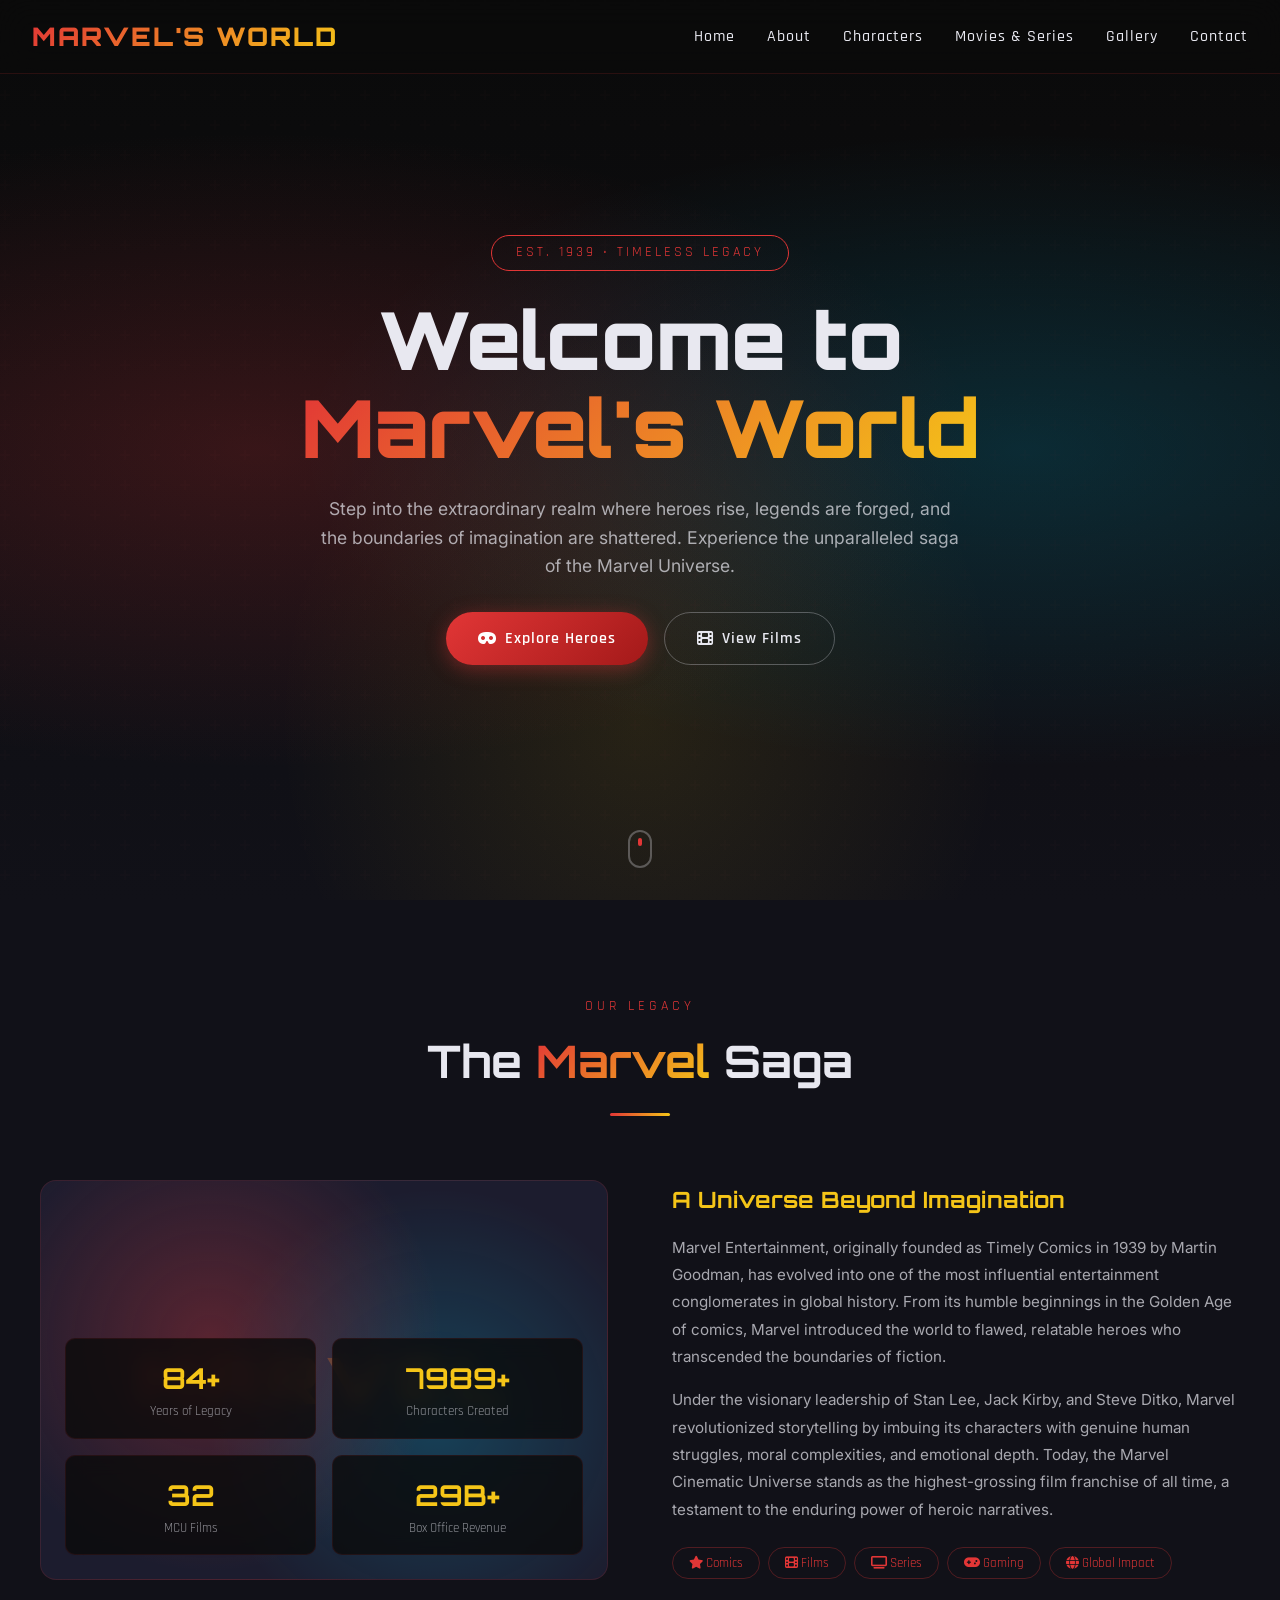
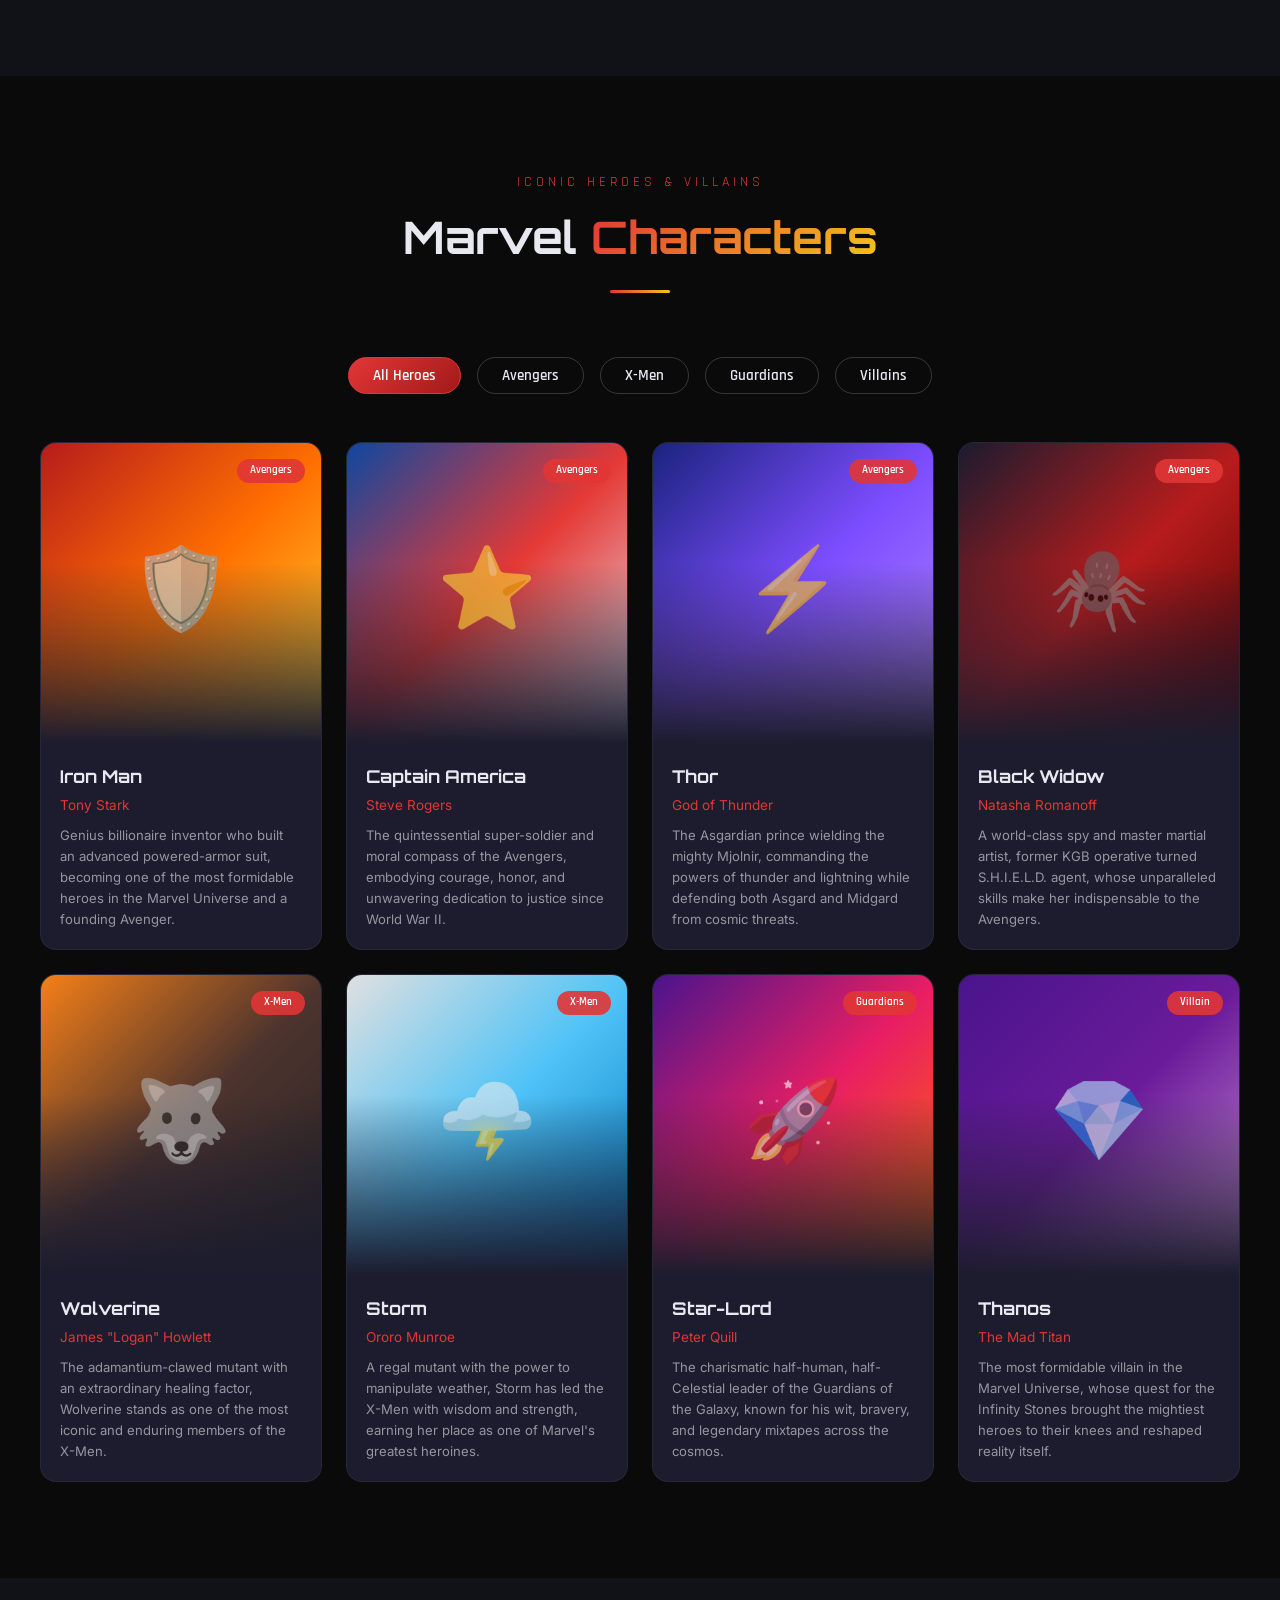
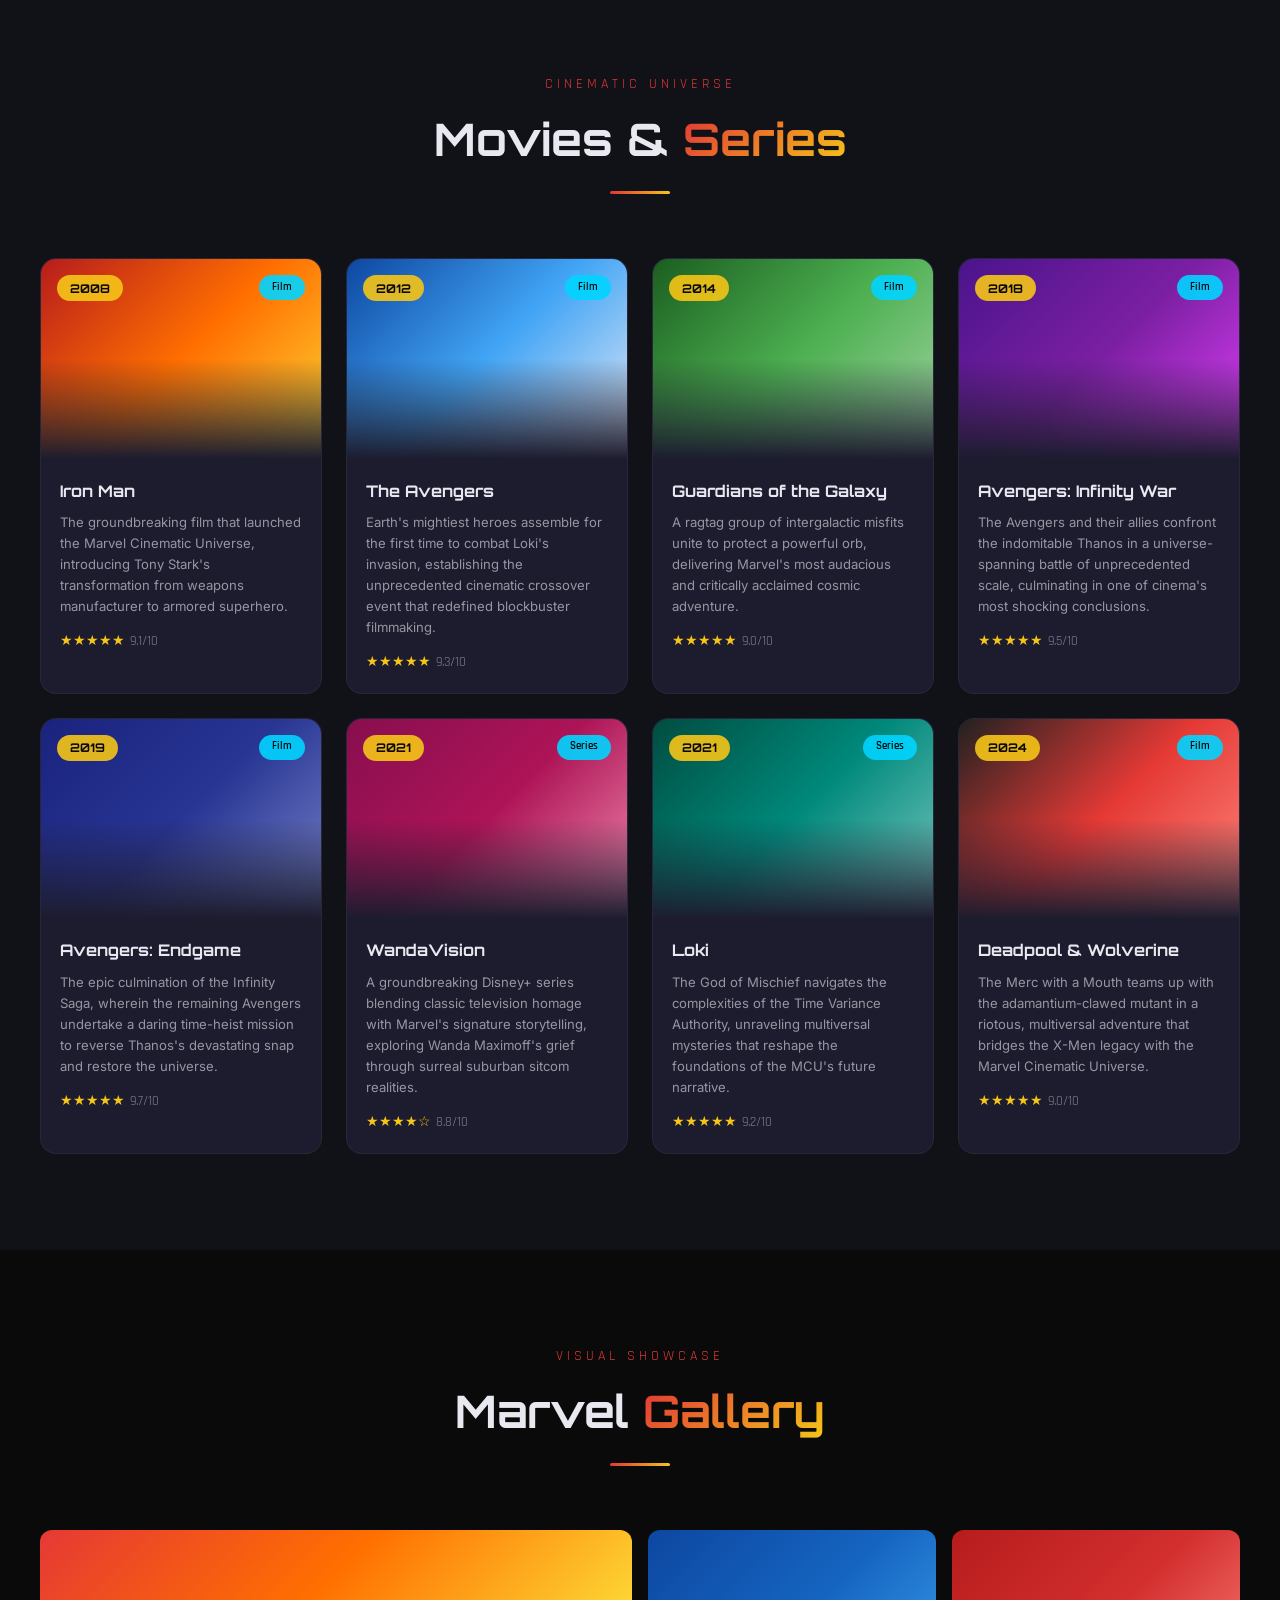
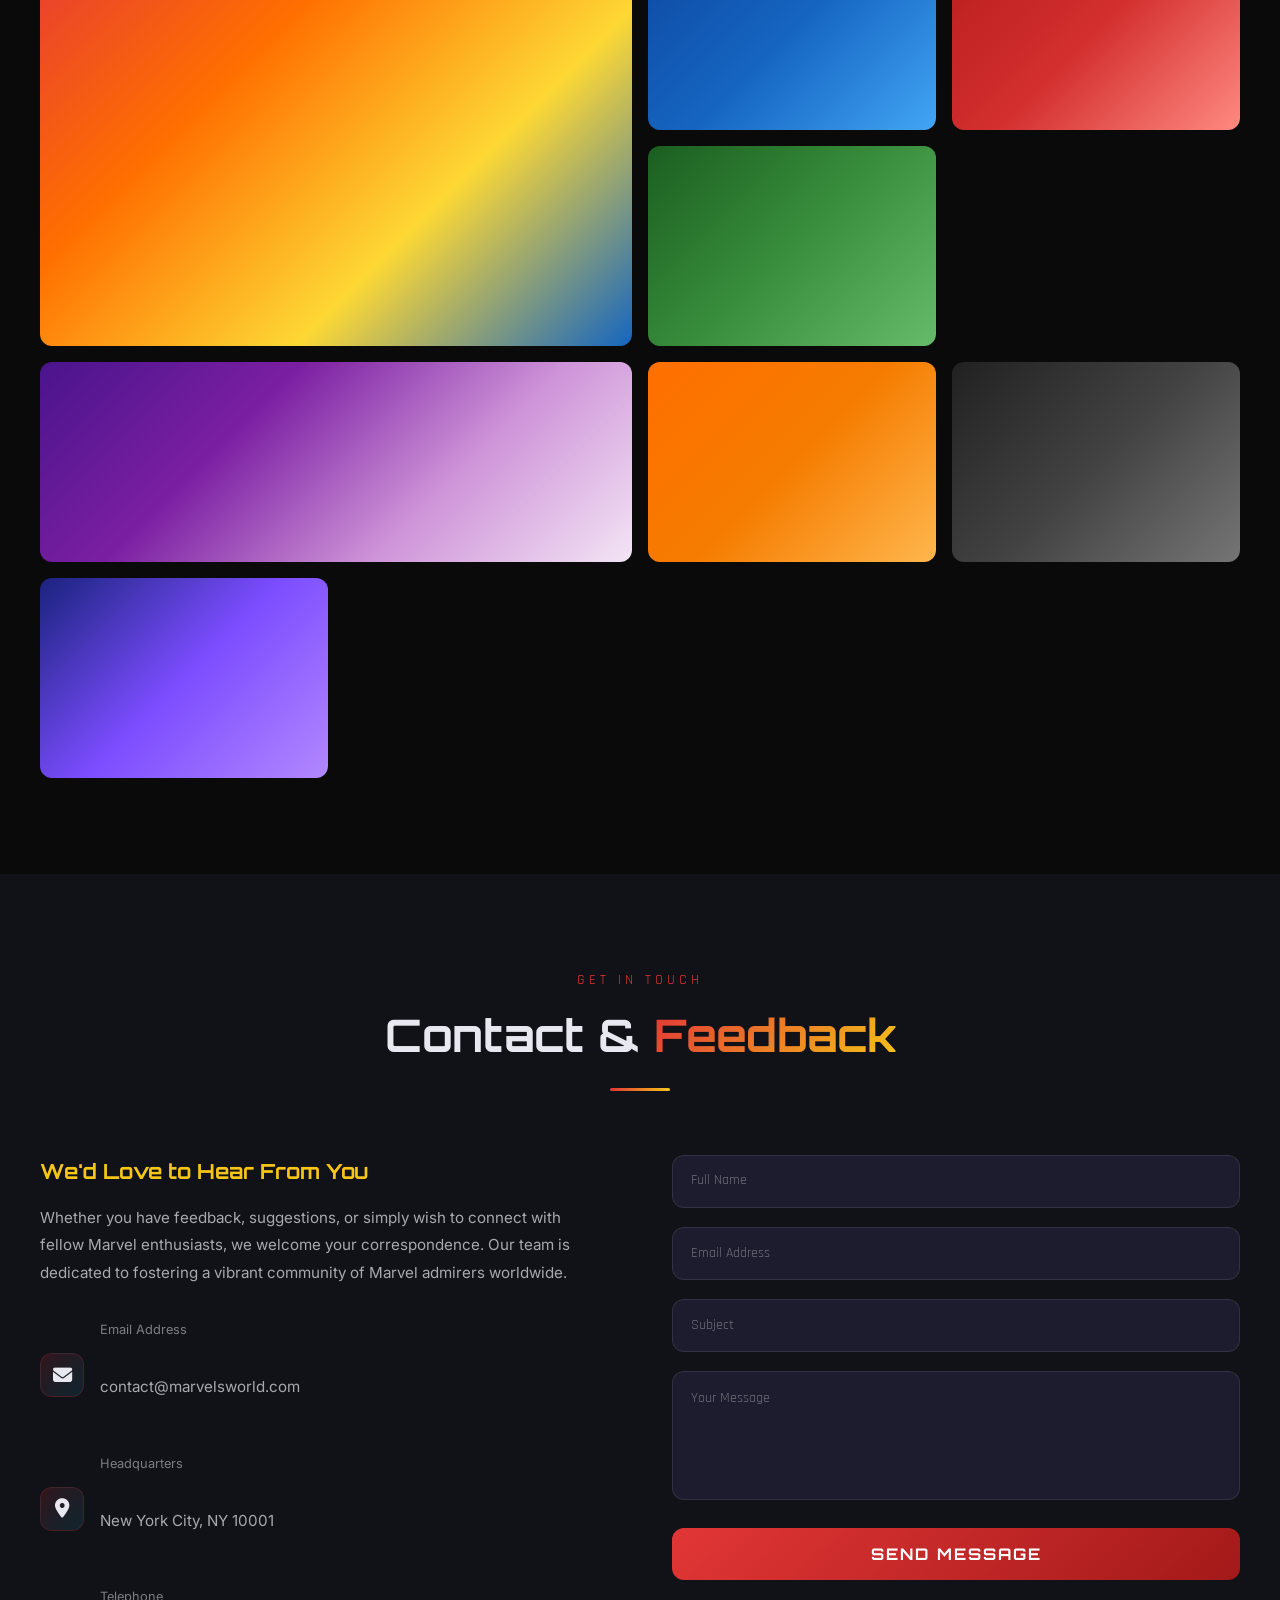
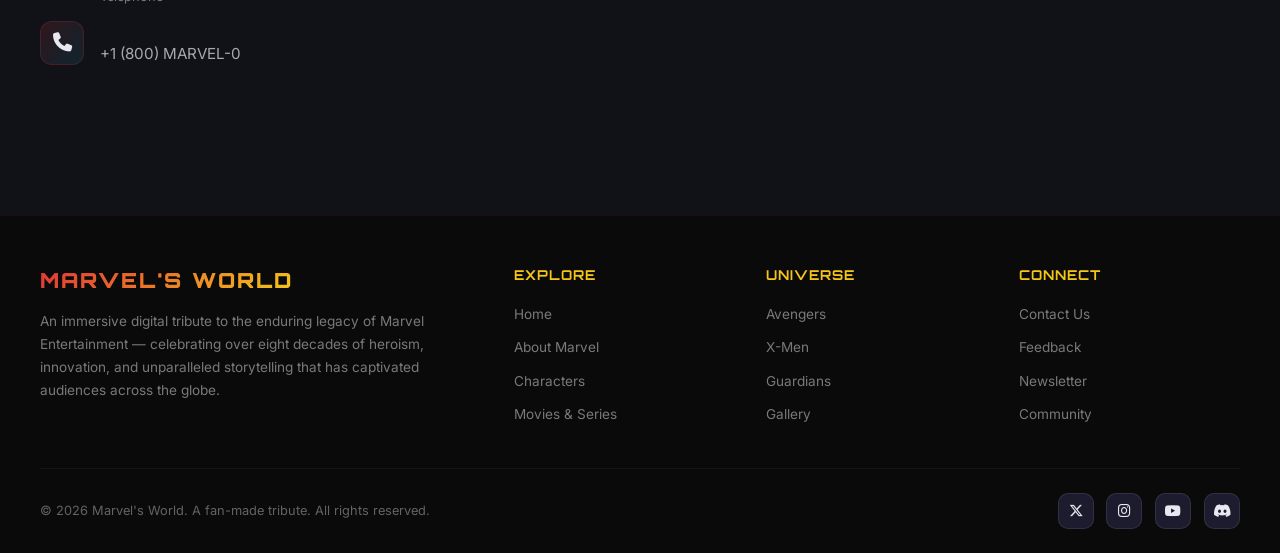
<file: index.html>
<!DOCTYPE html>
<html lang="en">
<head>
  <meta charset="UTF-8" />
  <meta name="viewport" content="width=device-width, initial-scale=1.0" />
  <meta name="description" content="Marvel's World – Explore the legendary Marvel Universe, iconic characters, blockbuster films, and the enduring legacy of Earth's mightiest heroes." />
  <title>Marvel's World — The Ultimate Marvel Universe Experience</title>
  <link rel="stylesheet" href="style.css" />
  <link rel="stylesheet" href="https://cdnjs.cloudflare.com/ajax/libs/font-awesome/6.5.1/css/all.min.css" />
</head>
<body>

  <!-- PRELOADER -->
  <div id="preloader"><div class="loader"></div></div>

  <!-- PARTICLES -->
  <canvas id="particles-bg"></canvas>

  <!-- NAVBAR -->
  <nav class="navbar" id="navbar">
    <a href="#home" class="nav-logo">MARVEL'S WORLD</a>
    <ul class="nav-links" id="navLinks">
      <li><a href="#home">Home</a></li>
      <li><a href="#about">About</a></li>
      <li><a href="#characters">Characters</a></li>
      <li><a href="#movies">Movies & Series</a></li>
      <li><a href="#gallery">Gallery</a></li>
      <li><a href="#contact">Contact</a></li>
    </ul>
    <button class="hamburger" id="hamburger" aria-label="Menu">
      <span></span><span></span><span></span>
    </button>
  </nav>

  <!-- HERO -->
  <section class="hero" id="home">
    <div class="hero-bg"></div>
    <div class="hero-content">
      <span class="hero-badge">EST. 1939 &bull; TIMELESS LEGACY</span>
      <h1>Welcome to <span class="highlight">Marvel's World</span></h1>
      <p class="hero-desc" data-text="Step into the extraordinary realm where heroes rise, legends are forged, and the boundaries of imagination are shattered. Experience the unparalleled saga of the Marvel Universe.">Step into the extraordinary realm where heroes rise, legends are forged, and the boundaries of imagination are shattered. Experience the unparalleled saga of the Marvel Universe.</p>
      <div class="hero-btns">
        <a href="#characters" class="btn btn-primary"><i class="fas fa-mask"></i> Explore Heroes</a>
        <a href="#movies" class="btn btn-outline"><i class="fas fa-film"></i> View Films</a>
      </div>
    </div>
    <div class="hero-scroll"><span></span></div>
  </section>

  <!-- ABOUT -->
  <section id="about">
    <div class="container">
      <div class="section-header reveal">
        <p class="section-label">Our Legacy</p>
        <h2 class="section-title">The <span class="highlight">Marvel</span> Saga</h2>
        <div class="section-line"></div>
      </div>
      <div class="about-grid">
        <div class="about-visual reveal">
          <div class="about-stats">
            <div class="stat-box">
              <div class="num"><span class="counter" data-target="85" data-suffix="+">0</span></div>
              <div class="label">Years of Legacy</div>
            </div>
            <div class="stat-box">
              <div class="num"><span class="counter" data-target="8000" data-suffix="+">0</span></div>
              <div class="label">Characters Created</div>
            </div>
            <div class="stat-box">
              <div class="num"><span class="counter" data-target="33" data-suffix="">0</span></div>
              <div class="label">MCU Films</div>
            </div>
            <div class="stat-box">
              <div class="num"><span class="counter" data-target="30" data-suffix="B+">0</span></div>
              <div class="label">Box Office Revenue</div>
            </div>
          </div>
        </div>
        <div class="about-text reveal">
          <h3>A Universe Beyond Imagination</h3>
          <p>Marvel Entertainment, originally founded as Timely Comics in 1939 by Martin Goodman, has evolved into one of the most influential entertainment conglomerates in global history. From its humble beginnings in the Golden Age of comics, Marvel introduced the world to flawed, relatable heroes who transcended the boundaries of fiction.</p>
          <p>Under the visionary leadership of Stan Lee, Jack Kirby, and Steve Ditko, Marvel revolutionized storytelling by imbuing its characters with genuine human struggles, moral complexities, and emotional depth. Today, the Marvel Cinematic Universe stands as the highest-grossing film franchise of all time, a testament to the enduring power of heroic narratives.</p>
          <div class="about-tags">
            <span><i class="fas fa-star"></i> Comics</span>
            <span><i class="fas fa-film"></i> Films</span>
            <span><i class="fas fa-tv"></i> Series</span>
            <span><i class="fas fa-gamepad"></i> Gaming</span>
            <span><i class="fas fa-globe"></i> Global Impact</span>
          </div>
        </div>
      </div>
    </div>
  </section>

  <!-- CHARACTERS -->
  <section id="characters">
    <div class="container">
      <div class="section-header reveal">
        <p class="section-label">Iconic Heroes & Villains</p>
        <h2 class="section-title">Marvel <span class="highlight">Characters</span></h2>
        <div class="section-line"></div>
      </div>

      <div class="char-tabs reveal">
        <button class="char-tab active" data-filter="all">All Heroes</button>
        <button class="char-tab" data-filter="avengers">Avengers</button>
        <button class="char-tab" data-filter="xmen">X-Men</button>
        <button class="char-tab" data-filter="guardians">Guardians</button>
        <button class="char-tab" data-filter="villains">Villains</button>
      </div>

      <div class="char-grid">
        <!-- Iron Man -->
        <div class="char-card reveal" data-team="avengers">
          <span class="char-team">Avengers</span>
          <div class="char-img">
            <div class="char-img-bg" style="background:linear-gradient(135deg,#b71c1c,#ff6f00,#fdd835);"></div>
            <span class="char-icon" style="position:relative;z-index:1;">🛡️</span>
          </div>
          <div class="char-info">
            <h3>Iron Man</h3>
            <p class="char-alias">Tony Stark</p>
            <p>Genius billionaire inventor who built an advanced powered-armor suit, becoming one of the most formidable heroes in the Marvel Universe and a founding Avenger.</p>
          </div>
        </div>
        <!-- Captain America -->
        <div class="char-card reveal" data-team="avengers">
          <span class="char-team">Avengers</span>
          <div class="char-img">
            <div class="char-img-bg" style="background:linear-gradient(135deg,#0d47a1,#e53935,#e8eaf6);"></div>
            <span class="char-icon" style="position:relative;z-index:1;">⭐</span>
          </div>
          <div class="char-info">
            <h3>Captain America</h3>
            <p class="char-alias">Steve Rogers</p>
            <p>The quintessential super-soldier and moral compass of the Avengers, embodying courage, honor, and unwavering dedication to justice since World War II.</p>
          </div>
        </div>
        <!-- Thor -->
        <div class="char-card reveal" data-team="avengers">
          <span class="char-team">Avengers</span>
          <div class="char-img">
            <div class="char-img-bg" style="background:linear-gradient(135deg,#1a237e,#7c4dff,#b388ff);"></div>
            <span class="char-icon" style="position:relative;z-index:1;">⚡</span>
          </div>
          <div class="char-info">
            <h3>Thor</h3>
            <p class="char-alias">God of Thunder</p>
            <p>The Asgardian prince wielding the mighty Mjolnir, commanding the powers of thunder and lightning while defending both Asgard and Midgard from cosmic threats.</p>
          </div>
        </div>
        <!-- Black Widow -->
        <div class="char-card reveal" data-team="avengers">
          <span class="char-team">Avengers</span>
          <div class="char-img">
            <div class="char-img-bg" style="background:linear-gradient(135deg,#1b1b2f,#b71c1c,#4a0000);"></div>
            <span class="char-icon" style="position:relative;z-index:1;">🕷️</span>
          </div>
          <div class="char-info">
            <h3>Black Widow</h3>
            <p class="char-alias">Natasha Romanoff</p>
            <p>A world-class spy and master martial artist, former KGB operative turned S.H.I.E.L.D. agent, whose unparalleled skills make her indispensable to the Avengers.</p>
          </div>
        </div>
        <!-- Wolverine -->
        <div class="char-card reveal" data-team="xmen">
          <span class="char-team">X-Men</span>
          <div class="char-img">
            <div class="char-img-bg" style="background:linear-gradient(135deg,#f57f17,#4e342e,#212121);"></div>
            <span class="char-icon" style="position:relative;z-index:1;">🐺</span>
          </div>
          <div class="char-info">
            <h3>Wolverine</h3>
            <p class="char-alias">James "Logan" Howlett</p>
            <p>The adamantium-clawed mutant with an extraordinary healing factor, Wolverine stands as one of the most iconic and enduring members of the X-Men.</p>
          </div>
        </div>
        <!-- Storm -->
        <div class="char-card reveal" data-team="xmen">
          <span class="char-team">X-Men</span>
          <div class="char-img">
            <div class="char-img-bg" style="background:linear-gradient(135deg,#e0e0e0,#4fc3f7,#0277bd);"></div>
            <span class="char-icon" style="position:relative;z-index:1;">🌩️</span>
          </div>
          <div class="char-info">
            <h3>Storm</h3>
            <p class="char-alias">Ororo Munroe</p>
            <p>A regal mutant with the power to manipulate weather, Storm has led the X-Men with wisdom and strength, earning her place as one of Marvel's greatest heroines.</p>
          </div>
        </div>
        <!-- Star-Lord -->
        <div class="char-card reveal" data-team="guardians">
          <span class="char-team">Guardians</span>
          <div class="char-img">
            <div class="char-img-bg" style="background:linear-gradient(135deg,#4a148c,#e91e63,#ff6f00);"></div>
            <span class="char-icon" style="position:relative;z-index:1;">🚀</span>
          </div>
          <div class="char-info">
            <h3>Star-Lord</h3>
            <p class="char-alias">Peter Quill</p>
            <p>The charismatic half-human, half-Celestial leader of the Guardians of the Galaxy, known for his wit, bravery, and legendary mixtapes across the cosmos.</p>
          </div>
        </div>
        <!-- Thanos -->
        <div class="char-card reveal" data-team="villains">
          <span class="char-team">Villain</span>
          <div class="char-img">
            <div class="char-img-bg" style="background:linear-gradient(135deg,#4a148c,#6a1b9a,#ce93d8);"></div>
            <span class="char-icon" style="position:relative;z-index:1;">💎</span>
          </div>
          <div class="char-info">
            <h3>Thanos</h3>
            <p class="char-alias">The Mad Titan</p>
            <p>The most formidable villain in the Marvel Universe, whose quest for the Infinity Stones brought the mightiest heroes to their knees and reshaped reality itself.</p>
          </div>
        </div>
      </div>
    </div>
  </section>

  <!-- MOVIES & SERIES -->
  <section id="movies">
    <div class="container">
      <div class="section-header reveal">
        <p class="section-label">Cinematic Universe</p>
        <h2 class="section-title">Movies & <span class="highlight">Series</span></h2>
        <div class="section-line"></div>
      </div>
      <div class="movies-grid">
        <div class="movie-card reveal">
          <div class="movie-poster">
            <div class="movie-poster-bg" style="background:linear-gradient(135deg,#b71c1c,#ff6f00,#fdd835);"></div>
            <span class="movie-year">2008</span>
            <span class="movie-type">Film</span>
          </div>
          <div class="movie-info">
            <h3>Iron Man</h3>
            <p>The groundbreaking film that launched the Marvel Cinematic Universe, introducing Tony Stark's transformation from weapons manufacturer to armored superhero.</p>
            <div class="movie-rating"><span class="stars">★★★★★</span><span>9.1/10</span></div>
          </div>
        </div>
        <div class="movie-card reveal">
          <div class="movie-poster">
            <div class="movie-poster-bg" style="background:linear-gradient(135deg,#0d47a1,#42a5f5,#e8eaf6);"></div>
            <span class="movie-year">2012</span>
            <span class="movie-type">Film</span>
          </div>
          <div class="movie-info">
            <h3>The Avengers</h3>
            <p>Earth's mightiest heroes assemble for the first time to combat Loki's invasion, establishing the unprecedented cinematic crossover event that redefined blockbuster filmmaking.</p>
            <div class="movie-rating"><span class="stars">★★★★★</span><span>9.3/10</span></div>
          </div>
        </div>
        <div class="movie-card reveal">
          <div class="movie-poster">
            <div class="movie-poster-bg" style="background:linear-gradient(135deg,#1b5e20,#4caf50,#a5d6a7);"></div>
            <span class="movie-year">2014</span>
            <span class="movie-type">Film</span>
          </div>
          <div class="movie-info">
            <h3>Guardians of the Galaxy</h3>
            <p>A ragtag group of intergalactic misfits unite to protect a powerful orb, delivering Marvel's most audacious and critically acclaimed cosmic adventure.</p>
            <div class="movie-rating"><span class="stars">★★★★★</span><span>9.0/10</span></div>
          </div>
        </div>
        <div class="movie-card reveal">
          <div class="movie-poster">
            <div class="movie-poster-bg" style="background:linear-gradient(135deg,#4a148c,#7b1fa2,#e040fb);"></div>
            <span class="movie-year">2018</span>
            <span class="movie-type">Film</span>
          </div>
          <div class="movie-info">
            <h3>Avengers: Infinity War</h3>
            <p>The Avengers and their allies confront the indomitable Thanos in a universe-spanning battle of unprecedented scale, culminating in one of cinema's most shocking conclusions.</p>
            <div class="movie-rating"><span class="stars">★★★★★</span><span>9.5/10</span></div>
          </div>
        </div>
        <div class="movie-card reveal">
          <div class="movie-poster">
            <div class="movie-poster-bg" style="background:linear-gradient(135deg,#1a237e,#283593,#7986cb);"></div>
            <span class="movie-year">2019</span>
            <span class="movie-type">Film</span>
          </div>
          <div class="movie-info">
            <h3>Avengers: Endgame</h3>
            <p>The epic culmination of the Infinity Saga, wherein the remaining Avengers undertake a daring time-heist mission to reverse Thanos's devastating snap and restore the universe.</p>
            <div class="movie-rating"><span class="stars">★★★★★</span><span>9.7/10</span></div>
          </div>
        </div>
        <div class="movie-card reveal">
          <div class="movie-poster">
            <div class="movie-poster-bg" style="background:linear-gradient(135deg,#880e4f,#ad1457,#f48fb1);"></div>
            <span class="movie-year">2021</span>
            <span class="movie-type">Series</span>
          </div>
          <div class="movie-info">
            <h3>WandaVision</h3>
            <p>A groundbreaking Disney+ series blending classic television homage with Marvel's signature storytelling, exploring Wanda Maximoff's grief through surreal suburban sitcom realities.</p>
            <div class="movie-rating"><span class="stars">★★★★☆</span><span>8.8/10</span></div>
          </div>
        </div>
        <div class="movie-card reveal">
          <div class="movie-poster">
            <div class="movie-poster-bg" style="background:linear-gradient(135deg,#004d40,#00897b,#80cbc4);"></div>
            <span class="movie-year">2021</span>
            <span class="movie-type">Series</span>
          </div>
          <div class="movie-info">
            <h3>Loki</h3>
            <p>The God of Mischief navigates the complexities of the Time Variance Authority, unraveling multiversal mysteries that reshape the foundations of the MCU's future narrative.</p>
            <div class="movie-rating"><span class="stars">★★★★★</span><span>9.2/10</span></div>
          </div>
        </div>
        <div class="movie-card reveal">
          <div class="movie-poster">
            <div class="movie-poster-bg" style="background:linear-gradient(135deg,#212121,#e53935,#ff8a80);"></div>
            <span class="movie-year">2024</span>
            <span class="movie-type">Film</span>
          </div>
          <div class="movie-info">
            <h3>Deadpool & Wolverine</h3>
            <p>The Merc with a Mouth teams up with the adamantium-clawed mutant in a riotous, multiversal adventure that bridges the X-Men legacy with the Marvel Cinematic Universe.</p>
            <div class="movie-rating"><span class="stars">★★★★★</span><span>9.0/10</span></div>
          </div>
        </div>
      </div>
    </div>
  </section>

  <!-- GALLERY -->
  <section id="gallery">
    <div class="container">
      <div class="section-header reveal">
        <p class="section-label">Visual Showcase</p>
        <h2 class="section-title">Marvel <span class="highlight">Gallery</span></h2>
        <div class="section-line"></div>
      </div>
      <div class="gallery-grid reveal">
        <div class="gallery-item">
          <div class="gallery-item-bg" style="background:linear-gradient(135deg,#e53935,#ff6f00,#fdd835,#1565c0);"></div>
          <div class="gallery-overlay"><span>The Avengers Assembled</span></div>
        </div>
        <div class="gallery-item">
          <div class="gallery-item-bg" style="background:linear-gradient(135deg,#0d47a1,#1565c0,#42a5f5);"></div>
          <div class="gallery-overlay"><span>Captain America: The Shield</span></div>
        </div>
        <div class="gallery-item">
          <div class="gallery-item-bg" style="background:linear-gradient(135deg,#b71c1c,#d32f2f,#ff8a80);"></div>
          <div class="gallery-overlay"><span>Scarlet Witch: Power Unleashed</span></div>
        </div>
        <div class="gallery-item">
          <div class="gallery-item-bg" style="background:linear-gradient(135deg,#1b5e20,#388e3c,#66bb6a);"></div>
          <div class="gallery-overlay"><span>Hulk: The Incredible</span></div>
        </div>
        <div class="gallery-item">
          <div class="gallery-item-bg" style="background:linear-gradient(135deg,#4a148c,#7b1fa2,#ce93d8,#f3e5f5);"></div>
          <div class="gallery-overlay"><span>Infinity Gauntlet: The Stones</span></div>
        </div>
        <div class="gallery-item">
          <div class="gallery-item-bg" style="background:linear-gradient(135deg,#ff6f00,#f57c00,#ffb74d);"></div>
          <div class="gallery-overlay"><span>Doctor Strange: Mystic Arts</span></div>
        </div>
        <div class="gallery-item">
          <div class="gallery-item-bg" style="background:linear-gradient(135deg,#212121,#424242,#757575);"></div>
          <div class="gallery-overlay"><span>Black Panther: Wakanda</span></div>
        </div>
        <div class="gallery-item">
          <div class="gallery-item-bg" style="background:linear-gradient(135deg,#1a237e,#7c4dff,#b388ff);"></div>
          <div class="gallery-overlay"><span>Thor: Asgardian Realm</span></div>
        </div>
      </div>
    </div>
  </section>

  <!-- CONTACT -->
  <section id="contact">
    <div class="container">
      <div class="section-header reveal">
        <p class="section-label">Get In Touch</p>
        <h2 class="section-title">Contact & <span class="highlight">Feedback</span></h2>
        <div class="section-line"></div>
      </div>
      <div class="contact-grid">
        <div class="contact-info reveal">
          <h3>We'd Love to Hear From You</h3>
          <p>Whether you have feedback, suggestions, or simply wish to connect with fellow Marvel enthusiasts, we welcome your correspondence. Our team is dedicated to fostering a vibrant community of Marvel admirers worldwide.</p>
          <div class="contact-detail">
            <div class="contact-icon"><i class="fas fa-envelope"></i></div>
            <div class="contact-detail-text">
              <p class="cd-label">Email Address</p>
              <p class="cd-value">contact@marvelsworld.com</p>
            </div>
          </div>
          <div class="contact-detail">
            <div class="contact-icon"><i class="fas fa-map-marker-alt"></i></div>
            <div class="contact-detail-text">
              <p class="cd-label">Headquarters</p>
              <p class="cd-value">New York City, NY 10001</p>
            </div>
          </div>
          <div class="contact-detail">
            <div class="contact-icon"><i class="fas fa-phone"></i></div>
            <div class="contact-detail-text">
              <p class="cd-label">Telephone</p>
              <p class="cd-value">+1 (800) MARVEL-0</p>
            </div>
          </div>
        </div>
        <form class="contact-form reveal" id="contactForm">
          <div class="form-group">
            <input type="text" id="fullName" placeholder=" " required />
            <label for="fullName">Full Name</label>
          </div>
          <div class="form-group">
            <input type="email" id="emailAddr" placeholder=" " required />
            <label for="emailAddr">Email Address</label>
          </div>
          <div class="form-group">
            <input type="text" id="subject" placeholder=" " required />
            <label for="subject">Subject</label>
          </div>
          <div class="form-group">
            <textarea id="message" rows="5" placeholder=" " required></textarea>
            <label for="message">Your Message</label>
          </div>
          <button type="submit" class="btn-submit">SEND MESSAGE</button>
        </form>
      </div>
    </div>
  </section>

  <!-- FOOTER -->
  <footer class="footer">
    <div class="footer-grid">
      <div class="footer-brand">
        <a href="#home" class="nav-logo">MARVEL'S WORLD</a>
        <p>An immersive digital tribute to the enduring legacy of Marvel Entertainment — celebrating over eight decades of heroism, innovation, and unparalleled storytelling that has captivated audiences across the globe.</p>
      </div>
      <div>
        <h4>EXPLORE</h4>
        <ul>
          <li><a href="#home">Home</a></li>
          <li><a href="#about">About Marvel</a></li>
          <li><a href="#characters">Characters</a></li>
          <li><a href="#movies">Movies & Series</a></li>
        </ul>
      </div>
      <div>
        <h4>UNIVERSE</h4>
        <ul>
          <li><a href="#characters">Avengers</a></li>
          <li><a href="#characters">X-Men</a></li>
          <li><a href="#characters">Guardians</a></li>
          <li><a href="#gallery">Gallery</a></li>
        </ul>
      </div>
      <div>
        <h4>CONNECT</h4>
        <ul>
          <li><a href="#contact">Contact Us</a></li>
          <li><a href="#contact">Feedback</a></li>
          <li><a href="#">Newsletter</a></li>
          <li><a href="#">Community</a></li>
        </ul>
      </div>
    </div>
    <div class="footer-bottom">
      <p>&copy; 2026 Marvel's World. A fan-made tribute. All rights reserved.</p>
      <div class="social-links">
        <a href="#" class="social-link" aria-label="Twitter"><i class="fab fa-x-twitter"></i></a>
        <a href="#" class="social-link" aria-label="Instagram"><i class="fab fa-instagram"></i></a>
        <a href="#" class="social-link" aria-label="YouTube"><i class="fab fa-youtube"></i></a>
        <a href="#" class="social-link" aria-label="Discord"><i class="fab fa-discord"></i></a>
      </div>
    </div>
  </footer>

  <!-- BACK TO TOP -->
  <button id="backToTop" aria-label="Back to top"><i class="fas fa-chevron-up"></i></button>

  <script src="script.js"></script>
</body>
</html>
</file>
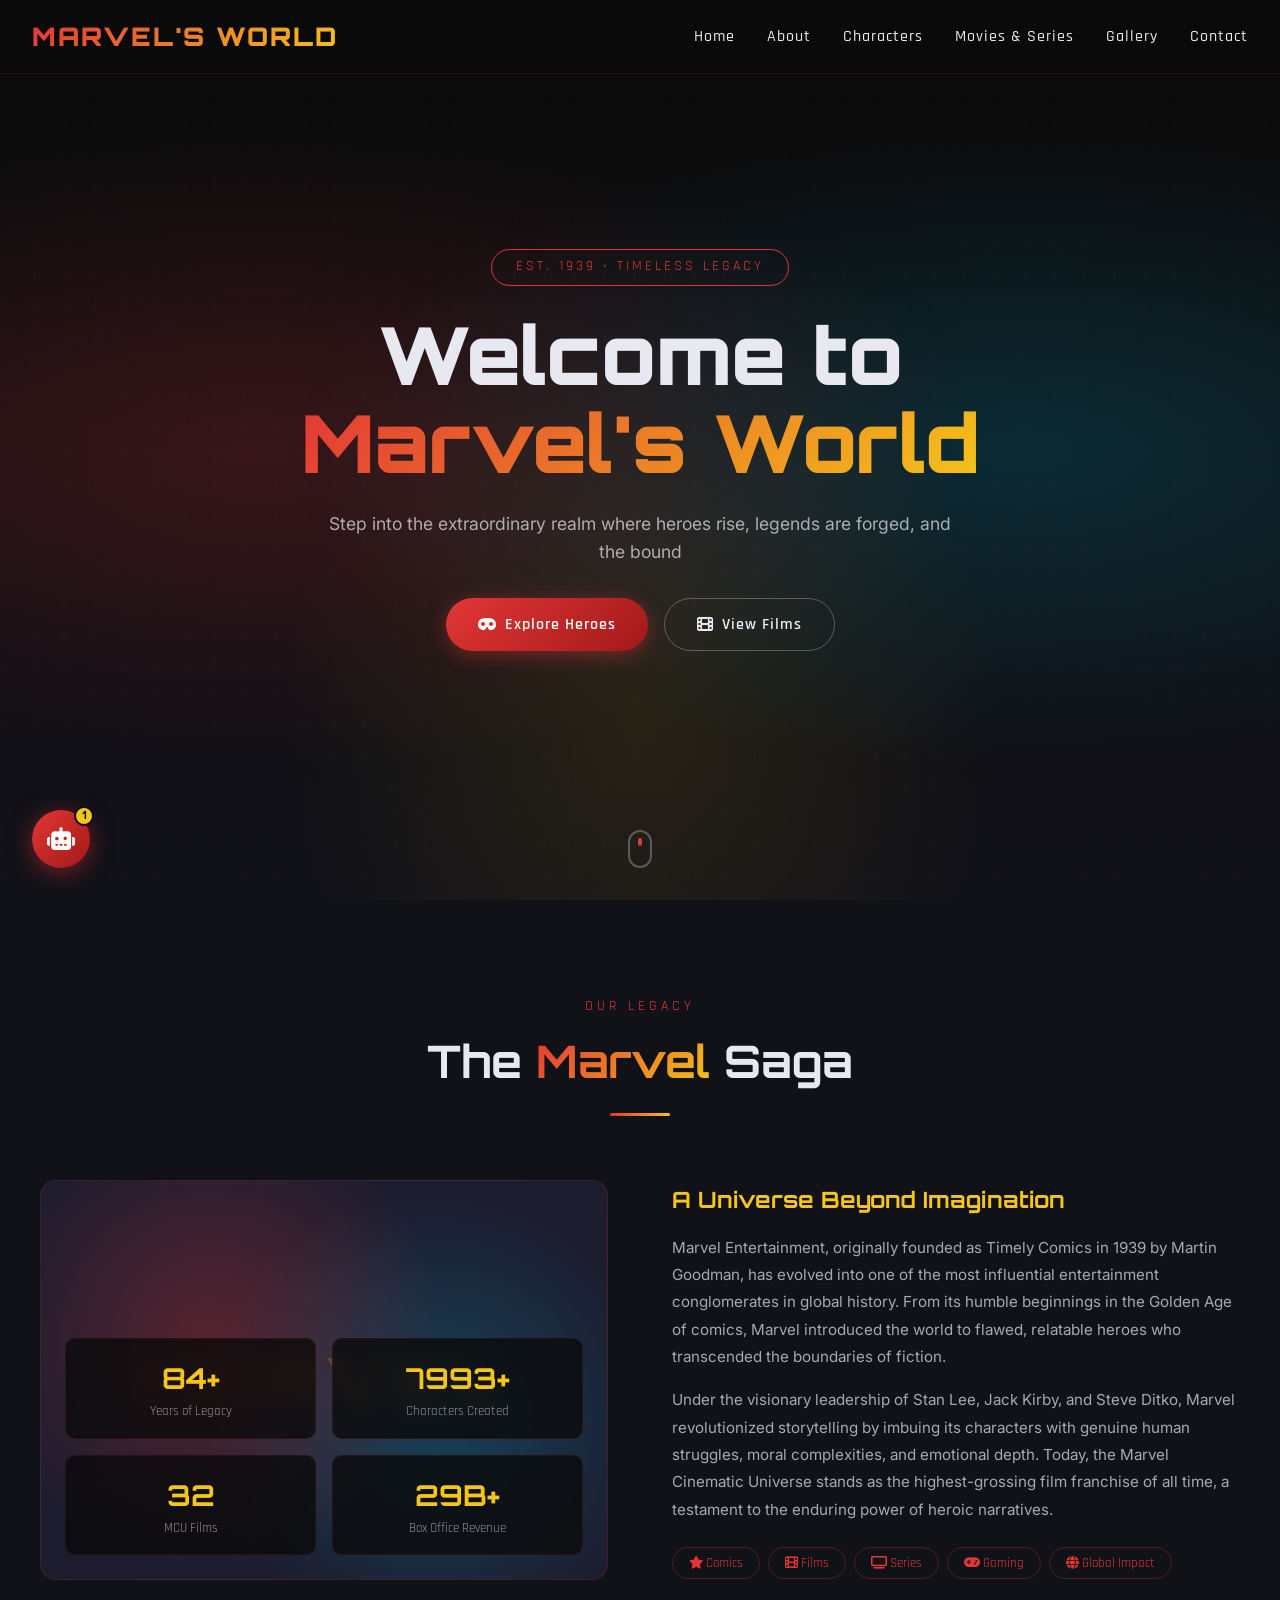
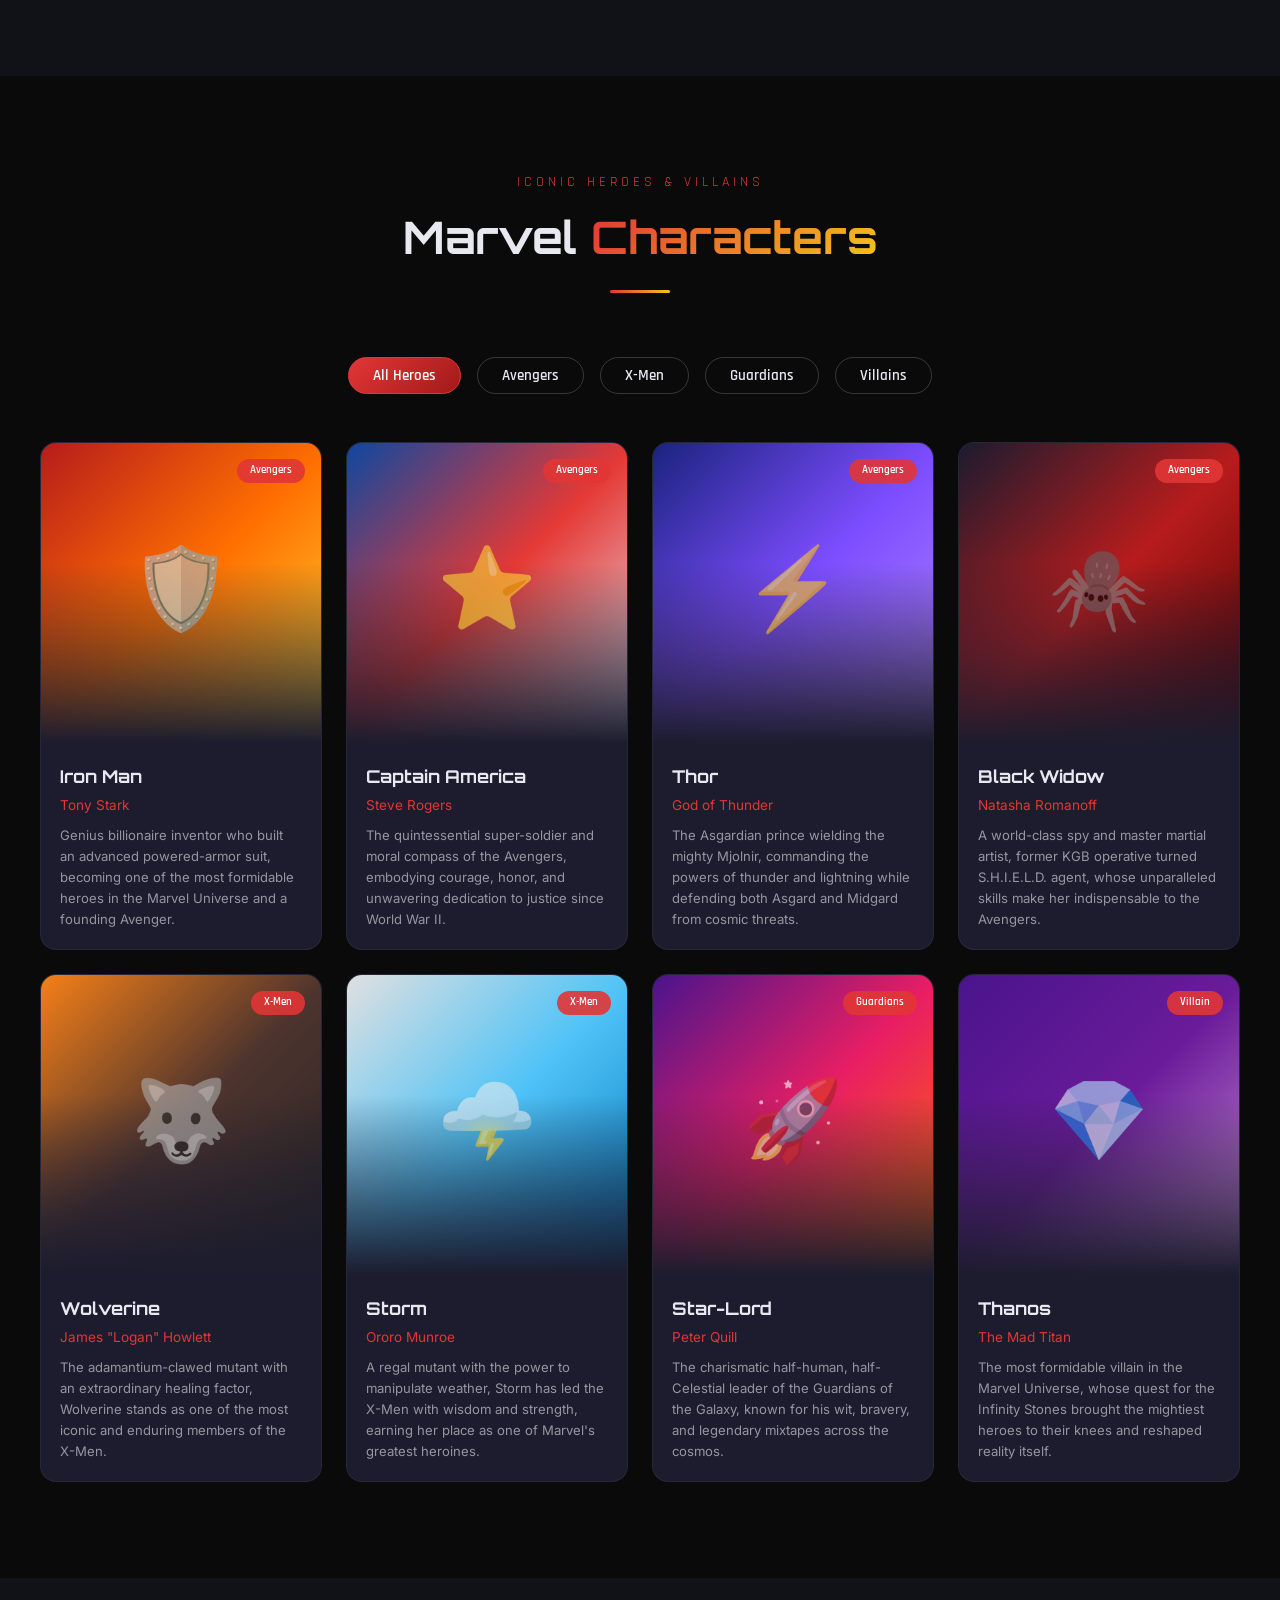
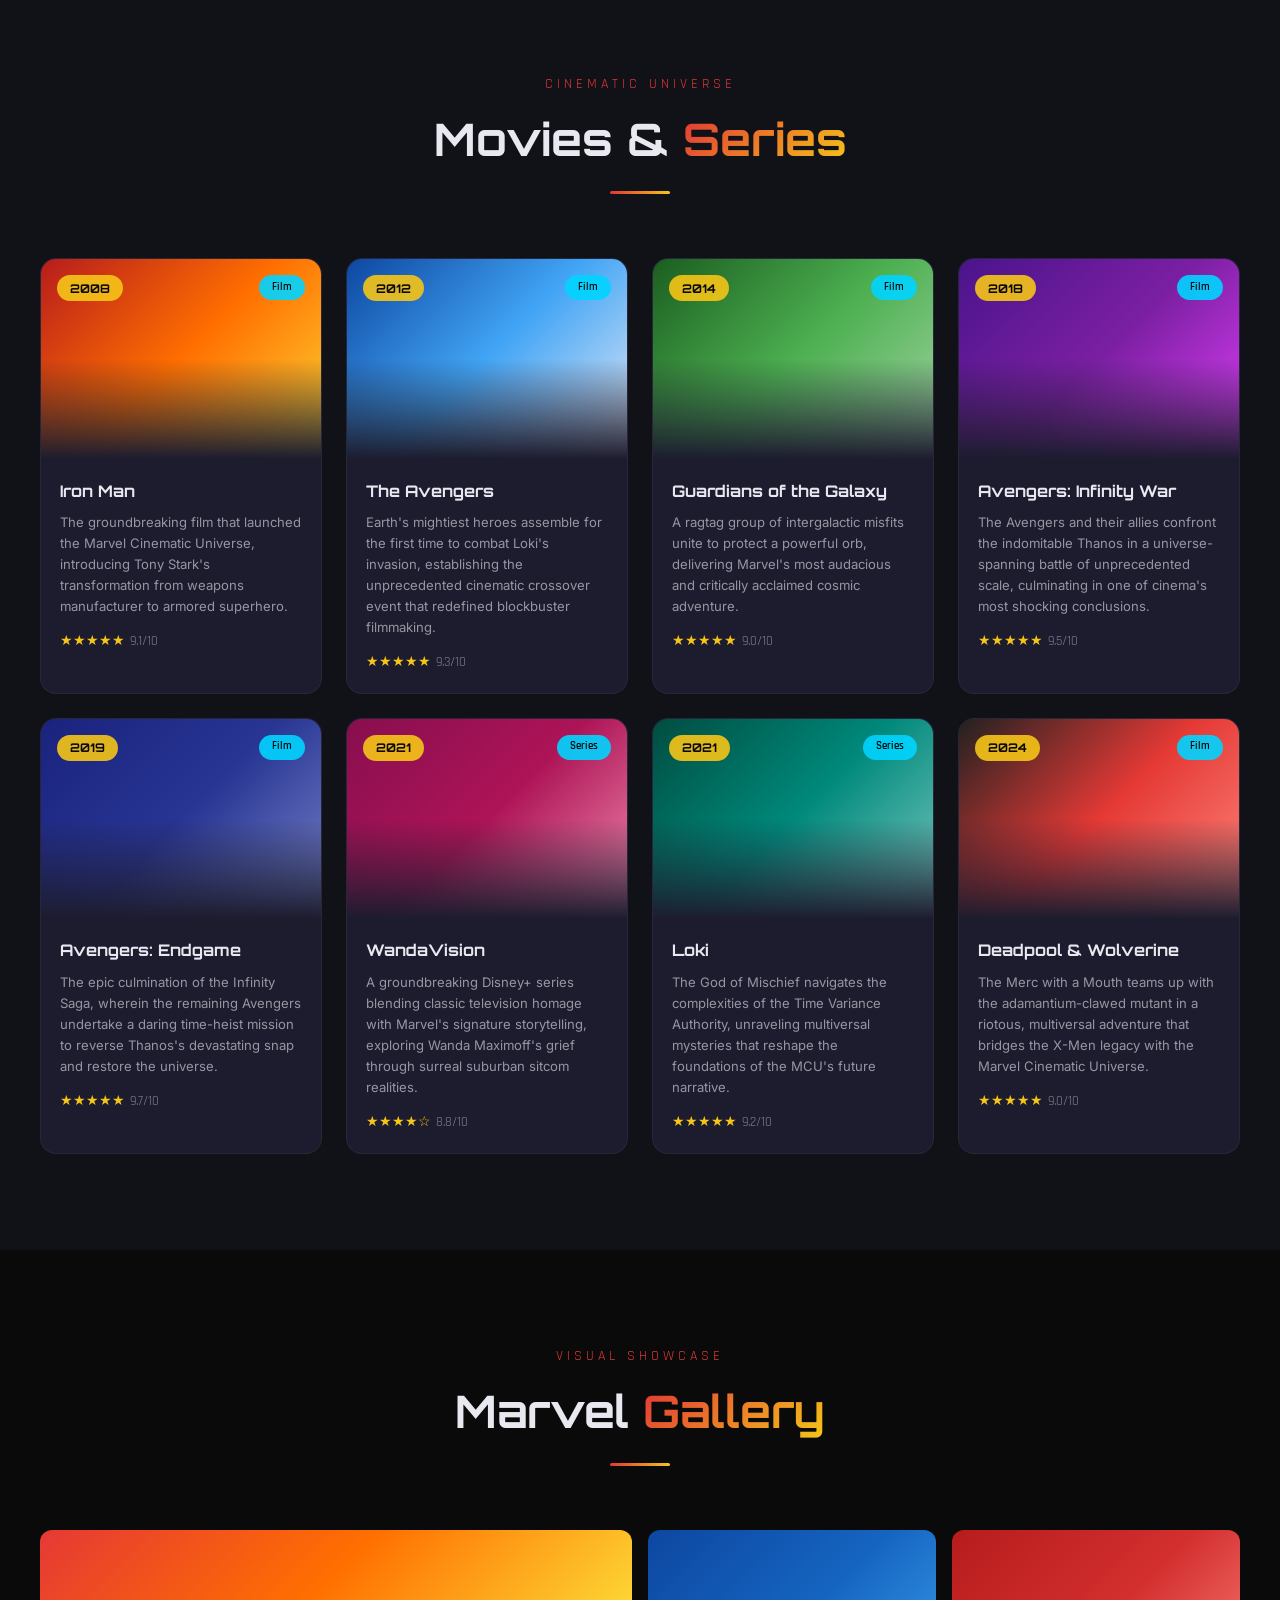
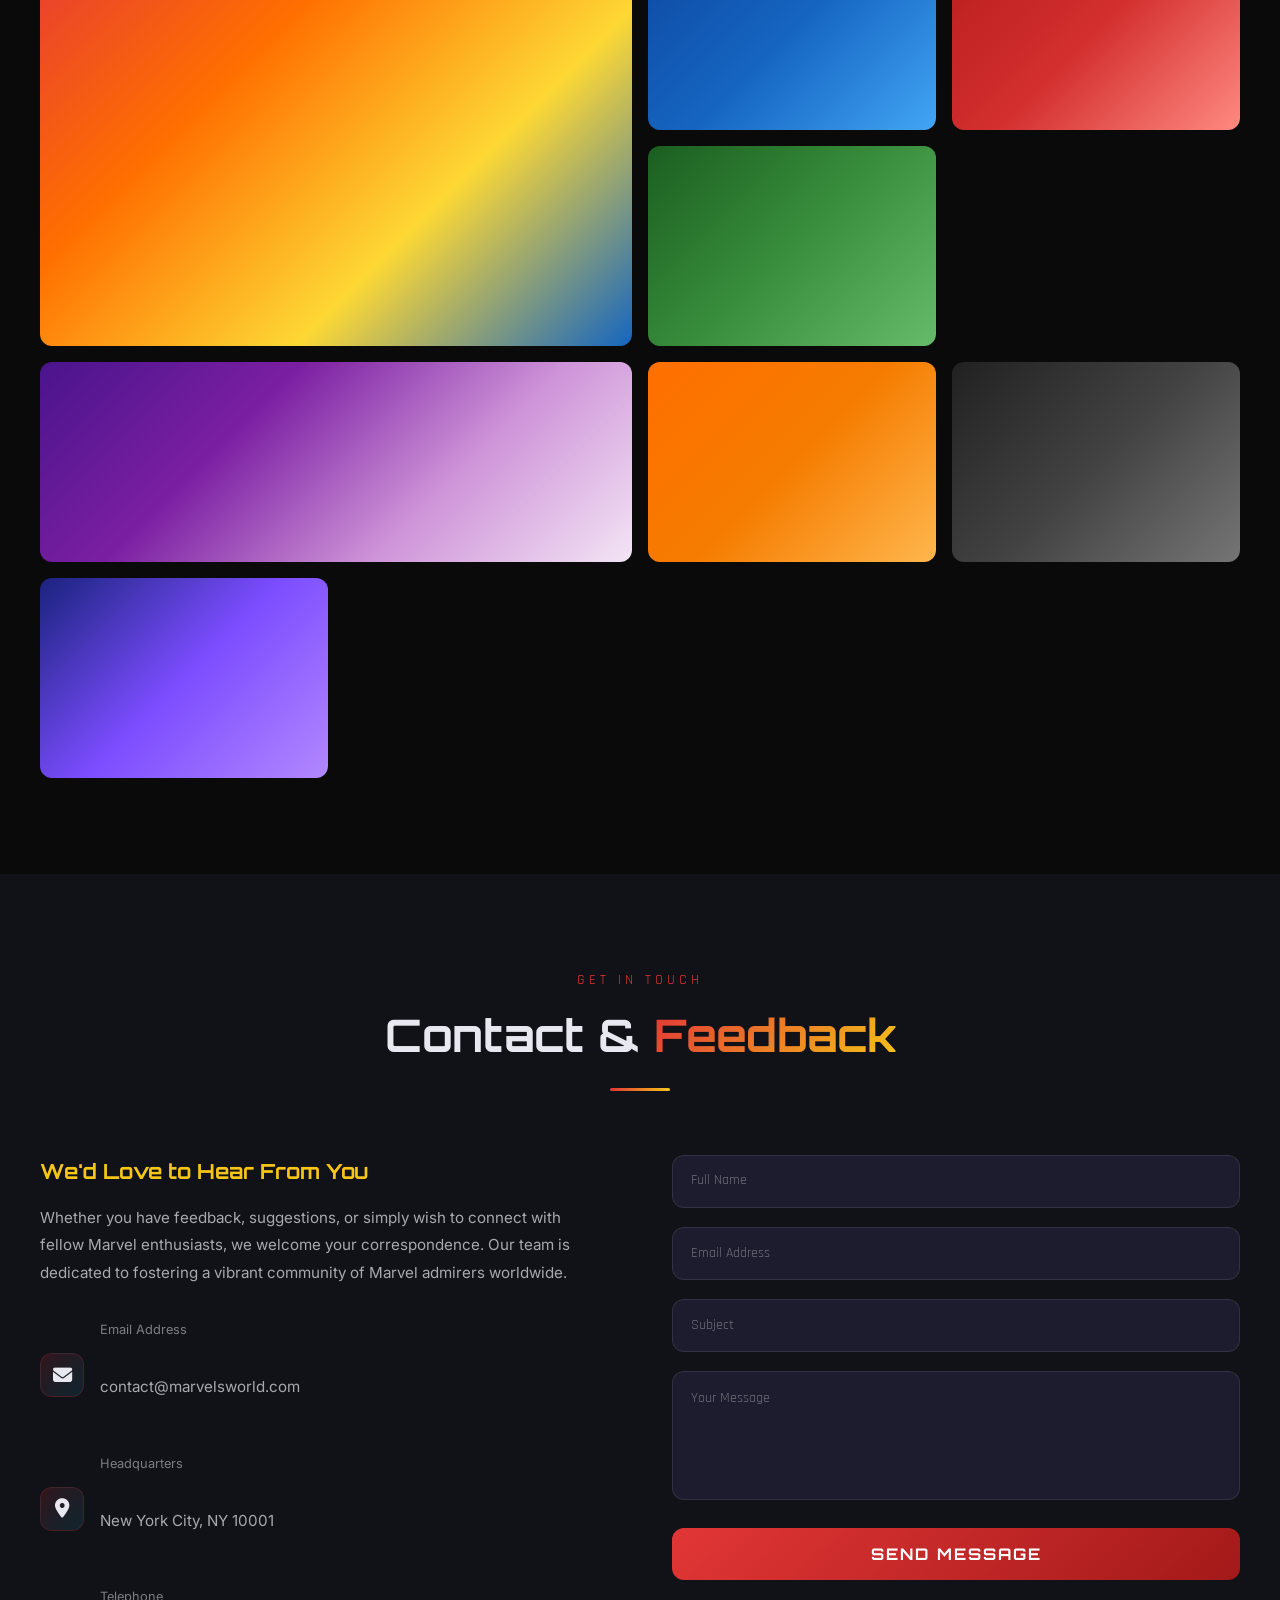
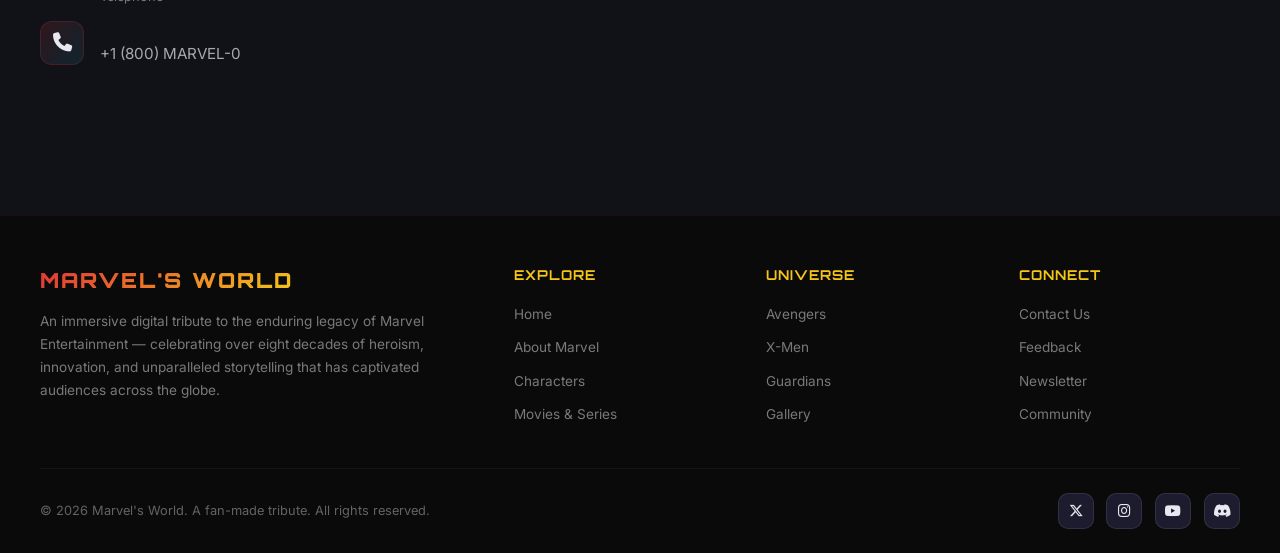
<file: index (2).html>
<!DOCTYPE html>
<html lang="en">
<head>
  <meta charset="UTF-8" />
  <meta name="viewport" content="width=device-width, initial-scale=1.0" />
  <meta name="description" content="Marvel's World – Explore the legendary Marvel Universe, iconic characters, blockbuster films, and the enduring legacy of Earth's mightiest heroes." />
  <title>Marvel's World — The Ultimate Marvel Universe Experience</title>
  <link rel="stylesheet" href="style.css" />
  <link rel="stylesheet" href="https://cdnjs.cloudflare.com/ajax/libs/font-awesome/6.5.1/css/all.min.css" />
</head>
<body>

  <!-- PRELOADER -->
  <div id="preloader"><div class="loader"></div></div>

  <!-- PARTICLES -->
  <canvas id="particles-bg"></canvas>

  <!-- NAVBAR -->
  <nav class="navbar" id="navbar">
    <a href="#home" class="nav-logo">MARVEL'S WORLD</a>
    <ul class="nav-links" id="navLinks">
      <li><a href="#home">Home</a></li>
      <li><a href="#about">About</a></li>
      <li><a href="#characters">Characters</a></li>
      <li><a href="#movies">Movies & Series</a></li>
      <li><a href="#gallery">Gallery</a></li>
      <li><a href="#contact">Contact</a></li>
    </ul>
    <button class="hamburger" id="hamburger" aria-label="Menu">
      <span></span><span></span><span></span>
    </button>
  </nav>

  <!-- HERO -->
  <section class="hero" id="home">
    <div class="hero-bg"></div>
    <div class="hero-content">
      <span class="hero-badge">EST. 1939 &bull; TIMELESS LEGACY</span>
      <h1>Welcome to <span class="highlight">Marvel's World</span></h1>
      <p class="hero-desc" data-text="Step into the extraordinary realm where heroes rise, legends are forged, and the boundaries of imagination are shattered. Experience the unparalleled saga of the Marvel Universe.">Step into the extraordinary realm where heroes rise, legends are forged, and the boundaries of imagination are shattered. Experience the unparalleled saga of the Marvel Universe.</p>
      <div class="hero-btns">
        <a href="#characters" class="btn btn-primary"><i class="fas fa-mask"></i> Explore Heroes</a>
        <a href="#movies" class="btn btn-outline"><i class="fas fa-film"></i> View Films</a>
      </div>
    </div>
    <div class="hero-scroll"><span></span></div>
  </section>

  <!-- ABOUT -->
  <section id="about">
    <div class="container">
      <div class="section-header reveal">
        <p class="section-label">Our Legacy</p>
        <h2 class="section-title">The <span class="highlight">Marvel</span> Saga</h2>
        <div class="section-line"></div>
      </div>
      <div class="about-grid">
        <div class="about-visual reveal">
          <div class="about-stats">
            <div class="stat-box">
              <div class="num"><span class="counter" data-target="85" data-suffix="+">0</span></div>
              <div class="label">Years of Legacy</div>
            </div>
            <div class="stat-box">
              <div class="num"><span class="counter" data-target="8000" data-suffix="+">0</span></div>
              <div class="label">Characters Created</div>
            </div>
            <div class="stat-box">
              <div class="num"><span class="counter" data-target="33" data-suffix="">0</span></div>
              <div class="label">MCU Films</div>
            </div>
            <div class="stat-box">
              <div class="num"><span class="counter" data-target="30" data-suffix="B+">0</span></div>
              <div class="label">Box Office Revenue</div>
            </div>
          </div>
        </div>
        <div class="about-text reveal">
          <h3>A Universe Beyond Imagination</h3>
          <p>Marvel Entertainment, originally founded as Timely Comics in 1939 by Martin Goodman, has evolved into one of the most influential entertainment conglomerates in global history. From its humble beginnings in the Golden Age of comics, Marvel introduced the world to flawed, relatable heroes who transcended the boundaries of fiction.</p>
          <p>Under the visionary leadership of Stan Lee, Jack Kirby, and Steve Ditko, Marvel revolutionized storytelling by imbuing its characters with genuine human struggles, moral complexities, and emotional depth. Today, the Marvel Cinematic Universe stands as the highest-grossing film franchise of all time, a testament to the enduring power of heroic narratives.</p>
          <div class="about-tags">
            <span><i class="fas fa-star"></i> Comics</span>
            <span><i class="fas fa-film"></i> Films</span>
            <span><i class="fas fa-tv"></i> Series</span>
            <span><i class="fas fa-gamepad"></i> Gaming</span>
            <span><i class="fas fa-globe"></i> Global Impact</span>
          </div>
        </div>
      </div>
    </div>
  </section>

  <!-- CHARACTERS -->
  <section id="characters">
    <div class="container">
      <div class="section-header reveal">
        <p class="section-label">Iconic Heroes & Villains</p>
        <h2 class="section-title">Marvel <span class="highlight">Characters</span></h2>
        <div class="section-line"></div>
      </div>

      <div class="char-tabs reveal">
        <button class="char-tab active" data-filter="all">All Heroes</button>
        <button class="char-tab" data-filter="avengers">Avengers</button>
        <button class="char-tab" data-filter="xmen">X-Men</button>
        <button class="char-tab" data-filter="guardians">Guardians</button>
        <button class="char-tab" data-filter="villains">Villains</button>
      </div>

      <div class="char-grid">
        <!-- Iron Man -->
        <div class="char-card reveal" data-team="avengers">
          <span class="char-team">Avengers</span>
          <div class="char-img">
            <div class="char-img-bg" style="background:linear-gradient(135deg,#b71c1c,#ff6f00,#fdd835);"></div>
            <span class="char-icon" style="position:relative;z-index:1;">🛡️</span>
          </div>
          <div class="char-info">
            <h3>Iron Man</h3>
            <p class="char-alias">Tony Stark</p>
            <p>Genius billionaire inventor who built an advanced powered-armor suit, becoming one of the most formidable heroes in the Marvel Universe and a founding Avenger.</p>
          </div>
        </div>
        <!-- Captain America -->
        <div class="char-card reveal" data-team="avengers">
          <span class="char-team">Avengers</span>
          <div class="char-img">
            <div class="char-img-bg" style="background:linear-gradient(135deg,#0d47a1,#e53935,#e8eaf6);"></div>
            <span class="char-icon" style="position:relative;z-index:1;">⭐</span>
          </div>
          <div class="char-info">
            <h3>Captain America</h3>
            <p class="char-alias">Steve Rogers</p>
            <p>The quintessential super-soldier and moral compass of the Avengers, embodying courage, honor, and unwavering dedication to justice since World War II.</p>
          </div>
        </div>
        <!-- Thor -->
        <div class="char-card reveal" data-team="avengers">
          <span class="char-team">Avengers</span>
          <div class="char-img">
            <div class="char-img-bg" style="background:linear-gradient(135deg,#1a237e,#7c4dff,#b388ff);"></div>
            <span class="char-icon" style="position:relative;z-index:1;">⚡</span>
          </div>
          <div class="char-info">
            <h3>Thor</h3>
            <p class="char-alias">God of Thunder</p>
            <p>The Asgardian prince wielding the mighty Mjolnir, commanding the powers of thunder and lightning while defending both Asgard and Midgard from cosmic threats.</p>
          </div>
        </div>
        <!-- Black Widow -->
        <div class="char-card reveal" data-team="avengers">
          <span class="char-team">Avengers</span>
          <div class="char-img">
            <div class="char-img-bg" style="background:linear-gradient(135deg,#1b1b2f,#b71c1c,#4a0000);"></div>
            <span class="char-icon" style="position:relative;z-index:1;">🕷️</span>
          </div>
          <div class="char-info">
            <h3>Black Widow</h3>
            <p class="char-alias">Natasha Romanoff</p>
            <p>A world-class spy and master martial artist, former KGB operative turned S.H.I.E.L.D. agent, whose unparalleled skills make her indispensable to the Avengers.</p>
          </div>
        </div>
        <!-- Wolverine -->
        <div class="char-card reveal" data-team="xmen">
          <span class="char-team">X-Men</span>
          <div class="char-img">
            <div class="char-img-bg" style="background:linear-gradient(135deg,#f57f17,#4e342e,#212121);"></div>
            <span class="char-icon" style="position:relative;z-index:1;">🐺</span>
          </div>
          <div class="char-info">
            <h3>Wolverine</h3>
            <p class="char-alias">James "Logan" Howlett</p>
            <p>The adamantium-clawed mutant with an extraordinary healing factor, Wolverine stands as one of the most iconic and enduring members of the X-Men.</p>
          </div>
        </div>
        <!-- Storm -->
        <div class="char-card reveal" data-team="xmen">
          <span class="char-team">X-Men</span>
          <div class="char-img">
            <div class="char-img-bg" style="background:linear-gradient(135deg,#e0e0e0,#4fc3f7,#0277bd);"></div>
            <span class="char-icon" style="position:relative;z-index:1;">🌩️</span>
          </div>
          <div class="char-info">
            <h3>Storm</h3>
            <p class="char-alias">Ororo Munroe</p>
            <p>A regal mutant with the power to manipulate weather, Storm has led the X-Men with wisdom and strength, earning her place as one of Marvel's greatest heroines.</p>
          </div>
        </div>
        <!-- Star-Lord -->
        <div class="char-card reveal" data-team="guardians">
          <span class="char-team">Guardians</span>
          <div class="char-img">
            <div class="char-img-bg" style="background:linear-gradient(135deg,#4a148c,#e91e63,#ff6f00);"></div>
            <span class="char-icon" style="position:relative;z-index:1;">🚀</span>
          </div>
          <div class="char-info">
            <h3>Star-Lord</h3>
            <p class="char-alias">Peter Quill</p>
            <p>The charismatic half-human, half-Celestial leader of the Guardians of the Galaxy, known for his wit, bravery, and legendary mixtapes across the cosmos.</p>
          </div>
        </div>
        <!-- Thanos -->
        <div class="char-card reveal" data-team="villains">
          <span class="char-team">Villain</span>
          <div class="char-img">
            <div class="char-img-bg" style="background:linear-gradient(135deg,#4a148c,#6a1b9a,#ce93d8);"></div>
            <span class="char-icon" style="position:relative;z-index:1;">💎</span>
          </div>
          <div class="char-info">
            <h3>Thanos</h3>
            <p class="char-alias">The Mad Titan</p>
            <p>The most formidable villain in the Marvel Universe, whose quest for the Infinity Stones brought the mightiest heroes to their knees and reshaped reality itself.</p>
          </div>
        </div>
      </div>
    </div>
  </section>

  <!-- MOVIES & SERIES -->
  <section id="movies">
    <div class="container">
      <div class="section-header reveal">
        <p class="section-label">Cinematic Universe</p>
        <h2 class="section-title">Movies & <span class="highlight">Series</span></h2>
        <div class="section-line"></div>
      </div>
      <div class="movies-grid">
        <div class="movie-card reveal">
          <div class="movie-poster">
            <div class="movie-poster-bg" style="background:linear-gradient(135deg,#b71c1c,#ff6f00,#fdd835);"></div>
            <span class="movie-year">2008</span>
            <span class="movie-type">Film</span>
          </div>
          <div class="movie-info">
            <h3>Iron Man</h3>
            <p>The groundbreaking film that launched the Marvel Cinematic Universe, introducing Tony Stark's transformation from weapons manufacturer to armored superhero.</p>
            <div class="movie-rating"><span class="stars">★★★★★</span><span>9.1/10</span></div>
          </div>
        </div>
        <div class="movie-card reveal">
          <div class="movie-poster">
            <div class="movie-poster-bg" style="background:linear-gradient(135deg,#0d47a1,#42a5f5,#e8eaf6);"></div>
            <span class="movie-year">2012</span>
            <span class="movie-type">Film</span>
          </div>
          <div class="movie-info">
            <h3>The Avengers</h3>
            <p>Earth's mightiest heroes assemble for the first time to combat Loki's invasion, establishing the unprecedented cinematic crossover event that redefined blockbuster filmmaking.</p>
            <div class="movie-rating"><span class="stars">★★★★★</span><span>9.3/10</span></div>
          </div>
        </div>
        <div class="movie-card reveal">
          <div class="movie-poster">
            <div class="movie-poster-bg" style="background:linear-gradient(135deg,#1b5e20,#4caf50,#a5d6a7);"></div>
            <span class="movie-year">2014</span>
            <span class="movie-type">Film</span>
          </div>
          <div class="movie-info">
            <h3>Guardians of the Galaxy</h3>
            <p>A ragtag group of intergalactic misfits unite to protect a powerful orb, delivering Marvel's most audacious and critically acclaimed cosmic adventure.</p>
            <div class="movie-rating"><span class="stars">★★★★★</span><span>9.0/10</span></div>
          </div>
        </div>
        <div class="movie-card reveal">
          <div class="movie-poster">
            <div class="movie-poster-bg" style="background:linear-gradient(135deg,#4a148c,#7b1fa2,#e040fb);"></div>
            <span class="movie-year">2018</span>
            <span class="movie-type">Film</span>
          </div>
          <div class="movie-info">
            <h3>Avengers: Infinity War</h3>
            <p>The Avengers and their allies confront the indomitable Thanos in a universe-spanning battle of unprecedented scale, culminating in one of cinema's most shocking conclusions.</p>
            <div class="movie-rating"><span class="stars">★★★★★</span><span>9.5/10</span></div>
          </div>
        </div>
        <div class="movie-card reveal">
          <div class="movie-poster">
            <div class="movie-poster-bg" style="background:linear-gradient(135deg,#1a237e,#283593,#7986cb);"></div>
            <span class="movie-year">2019</span>
            <span class="movie-type">Film</span>
          </div>
          <div class="movie-info">
            <h3>Avengers: Endgame</h3>
            <p>The epic culmination of the Infinity Saga, wherein the remaining Avengers undertake a daring time-heist mission to reverse Thanos's devastating snap and restore the universe.</p>
            <div class="movie-rating"><span class="stars">★★★★★</span><span>9.7/10</span></div>
          </div>
        </div>
        <div class="movie-card reveal">
          <div class="movie-poster">
            <div class="movie-poster-bg" style="background:linear-gradient(135deg,#880e4f,#ad1457,#f48fb1);"></div>
            <span class="movie-year">2021</span>
            <span class="movie-type">Series</span>
          </div>
          <div class="movie-info">
            <h3>WandaVision</h3>
            <p>A groundbreaking Disney+ series blending classic television homage with Marvel's signature storytelling, exploring Wanda Maximoff's grief through surreal suburban sitcom realities.</p>
            <div class="movie-rating"><span class="stars">★★★★☆</span><span>8.8/10</span></div>
          </div>
        </div>
        <div class="movie-card reveal">
          <div class="movie-poster">
            <div class="movie-poster-bg" style="background:linear-gradient(135deg,#004d40,#00897b,#80cbc4);"></div>
            <span class="movie-year">2021</span>
            <span class="movie-type">Series</span>
          </div>
          <div class="movie-info">
            <h3>Loki</h3>
            <p>The God of Mischief navigates the complexities of the Time Variance Authority, unraveling multiversal mysteries that reshape the foundations of the MCU's future narrative.</p>
            <div class="movie-rating"><span class="stars">★★★★★</span><span>9.2/10</span></div>
          </div>
        </div>
        <div class="movie-card reveal">
          <div class="movie-poster">
            <div class="movie-poster-bg" style="background:linear-gradient(135deg,#212121,#e53935,#ff8a80);"></div>
            <span class="movie-year">2024</span>
            <span class="movie-type">Film</span>
          </div>
          <div class="movie-info">
            <h3>Deadpool & Wolverine</h3>
            <p>The Merc with a Mouth teams up with the adamantium-clawed mutant in a riotous, multiversal adventure that bridges the X-Men legacy with the Marvel Cinematic Universe.</p>
            <div class="movie-rating"><span class="stars">★★★★★</span><span>9.0/10</span></div>
          </div>
        </div>
      </div>
    </div>
  </section>

  <!-- GALLERY -->
  <section id="gallery">
    <div class="container">
      <div class="section-header reveal">
        <p class="section-label">Visual Showcase</p>
        <h2 class="section-title">Marvel <span class="highlight">Gallery</span></h2>
        <div class="section-line"></div>
      </div>
      <div class="gallery-grid reveal">
        <div class="gallery-item">
          <div class="gallery-item-bg" style="background:linear-gradient(135deg,#e53935,#ff6f00,#fdd835,#1565c0);"></div>
          <div class="gallery-overlay"><span>The Avengers Assembled</span></div>
        </div>
        <div class="gallery-item">
          <div class="gallery-item-bg" style="background:linear-gradient(135deg,#0d47a1,#1565c0,#42a5f5);"></div>
          <div class="gallery-overlay"><span>Captain America: The Shield</span></div>
        </div>
        <div class="gallery-item">
          <div class="gallery-item-bg" style="background:linear-gradient(135deg,#b71c1c,#d32f2f,#ff8a80);"></div>
          <div class="gallery-overlay"><span>Scarlet Witch: Power Unleashed</span></div>
        </div>
        <div class="gallery-item">
          <div class="gallery-item-bg" style="background:linear-gradient(135deg,#1b5e20,#388e3c,#66bb6a);"></div>
          <div class="gallery-overlay"><span>Hulk: The Incredible</span></div>
        </div>
        <div class="gallery-item">
          <div class="gallery-item-bg" style="background:linear-gradient(135deg,#4a148c,#7b1fa2,#ce93d8,#f3e5f5);"></div>
          <div class="gallery-overlay"><span>Infinity Gauntlet: The Stones</span></div>
        </div>
        <div class="gallery-item">
          <div class="gallery-item-bg" style="background:linear-gradient(135deg,#ff6f00,#f57c00,#ffb74d);"></div>
          <div class="gallery-overlay"><span>Doctor Strange: Mystic Arts</span></div>
        </div>
        <div class="gallery-item">
          <div class="gallery-item-bg" style="background:linear-gradient(135deg,#212121,#424242,#757575);"></div>
          <div class="gallery-overlay"><span>Black Panther: Wakanda</span></div>
        </div>
        <div class="gallery-item">
          <div class="gallery-item-bg" style="background:linear-gradient(135deg,#1a237e,#7c4dff,#b388ff);"></div>
          <div class="gallery-overlay"><span>Thor: Asgardian Realm</span></div>
        </div>
      </div>
    </div>
  </section>

  <!-- CONTACT -->
  <section id="contact">
    <div class="container">
      <div class="section-header reveal">
        <p class="section-label">Get In Touch</p>
        <h2 class="section-title">Contact & <span class="highlight">Feedback</span></h2>
        <div class="section-line"></div>
      </div>
      <div class="contact-grid">
        <div class="contact-info reveal">
          <h3>We'd Love to Hear From You</h3>
          <p>Whether you have feedback, suggestions, or simply wish to connect with fellow Marvel enthusiasts, we welcome your correspondence. Our team is dedicated to fostering a vibrant community of Marvel admirers worldwide.</p>
          <div class="contact-detail">
            <div class="contact-icon"><i class="fas fa-envelope"></i></div>
            <div class="contact-detail-text">
              <p class="cd-label">Email Address</p>
              <p class="cd-value">contact@marvelsworld.com</p>
            </div>
          </div>
          <div class="contact-detail">
            <div class="contact-icon"><i class="fas fa-map-marker-alt"></i></div>
            <div class="contact-detail-text">
              <p class="cd-label">Headquarters</p>
              <p class="cd-value">New York City, NY 10001</p>
            </div>
          </div>
          <div class="contact-detail">
            <div class="contact-icon"><i class="fas fa-phone"></i></div>
            <div class="contact-detail-text">
              <p class="cd-label">Telephone</p>
              <p class="cd-value">+1 (800) MARVEL-0</p>
            </div>
          </div>
        </div>
        <form class="contact-form reveal" id="contactForm">
          <div class="form-group">
            <input type="text" id="fullName" placeholder=" " required />
            <label for="fullName">Full Name</label>
          </div>
          <div class="form-group">
            <input type="email" id="emailAddr" placeholder=" " required />
            <label for="emailAddr">Email Address</label>
          </div>
          <div class="form-group">
            <input type="text" id="subject" placeholder=" " required />
            <label for="subject">Subject</label>
          </div>
          <div class="form-group">
            <textarea id="message" rows="5" placeholder=" " required></textarea>
            <label for="message">Your Message</label>
          </div>
          <button type="submit" class="btn-submit">SEND MESSAGE</button>
        </form>
      </div>
    </div>
  </section>

  <!-- FOOTER -->
  <footer class="footer">
    <div class="footer-grid">
      <div class="footer-brand">
        <a href="#home" class="nav-logo">MARVEL'S WORLD</a>
        <p>An immersive digital tribute to the enduring legacy of Marvel Entertainment — celebrating over eight decades of heroism, innovation, and unparalleled storytelling that has captivated audiences across the globe.</p>
      </div>
      <div>
        <h4>EXPLORE</h4>
        <ul>
          <li><a href="#home">Home</a></li>
          <li><a href="#about">About Marvel</a></li>
          <li><a href="#characters">Characters</a></li>
          <li><a href="#movies">Movies & Series</a></li>
        </ul>
      </div>
      <div>
        <h4>UNIVERSE</h4>
        <ul>
          <li><a href="#characters">Avengers</a></li>
          <li><a href="#characters">X-Men</a></li>
          <li><a href="#characters">Guardians</a></li>
          <li><a href="#gallery">Gallery</a></li>
        </ul>
      </div>
      <div>
        <h4>CONNECT</h4>
        <ul>
          <li><a href="#contact">Contact Us</a></li>
          <li><a href="#contact">Feedback</a></li>
          <li><a href="#">Newsletter</a></li>
          <li><a href="#">Community</a></li>
        </ul>
      </div>
    </div>
    <div class="footer-bottom">
      <p>&copy; 2026 Marvel's World. A fan-made tribute. All rights reserved.</p>
      <div class="social-links">
        <a href="#" class="social-link" aria-label="Twitter"><i class="fab fa-x-twitter"></i></a>
        <a href="#" class="social-link" aria-label="Instagram"><i class="fab fa-instagram"></i></a>
        <a href="#" class="social-link" aria-label="YouTube"><i class="fab fa-youtube"></i></a>
        <a href="#" class="social-link" aria-label="Discord"><i class="fab fa-discord"></i></a>
      </div>
    </div>
  </footer>

  <!-- CHATBOT -->
  <div id="chatbot-toggle" aria-label="Open chatbot">
    <i class="fas fa-robot"></i>
    <span class="chat-notif">1</span>
  </div>
  <div id="chatbot" class="chatbot-closed">
    <div class="chat-header">
      <div class="chat-header-left">
        <div class="chat-avatar"><i class="fas fa-robot"></i></div>
        <div>
          <h4>J.A.R.V.I.S.</h4>
          <span class="chat-status"><span class="status-dot"></span> Online — Marvel AI Assistant</span>
        </div>
      </div>
      <button class="chat-close" id="chatClose" aria-label="Close chat"><i class="fas fa-times"></i></button>
    </div>
    <div class="chat-messages" id="chatMessages">
      <div class="chat-msg bot">
        <div class="msg-avatar"><i class="fas fa-robot"></i></div>
        <div class="msg-bubble">
          <p>Greetings! I am <strong>J.A.R.V.I.S.</strong>, your Marvel Universe assistant. How may I assist you today?</p>
          <span class="msg-time">Just now</span>
        </div>
      </div>
    </div>
    <div class="chat-quick-actions" id="quickActions">
      <button class="quick-btn" data-msg="Tell me about the Avengers">🦸 Avengers</button>
      <button class="quick-btn" data-msg="Who is the strongest Marvel character?">💪 Strongest Hero</button>
      <button class="quick-btn" data-msg="What Marvel movies should I watch first?">🎬 Movie Guide</button>
      <button class="quick-btn" data-msg="Tell me about the Infinity Stones">💎 Infinity Stones</button>
    </div>
    <div class="chat-input-area">
      <input type="text" id="chatInput" placeholder="Ask about Marvel..." autocomplete="off" />
      <button id="chatSend" aria-label="Send message"><i class="fas fa-paper-plane"></i></button>
    </div>
  </div>

  <!-- BACK TO TOP -->
  <button id="backToTop" aria-label="Back to top"><i class="fas fa-chevron-up"></i></button>

  <script src="script.js"></script>
</body>
</html>
</file>
<file: style.css>
@import url('https://fonts.googleapis.com/css2?family=Orbitron:wght@400;700;900&family=Rajdhani:wght@300;400;500;600;700&family=Inter:wght@300;400;500;600&display=swap');

:root {
  --marvel-red: #e23636;
  --marvel-darkred: #a31919;
  --marvel-blue: #1a3a6b;
  --marvel-gold: #f5c518;
  --marvel-black: #0a0a0a;
  --marvel-dark: #111118;
  --marvel-gray: #1c1c2e;
  --marvel-light: #e8e8f0;
  --marvel-accent: #00d4ff;
  --glow-red: 0 0 30px rgba(226,54,54,.4);
  --glow-blue: 0 0 30px rgba(0,212,255,.4);
  --glow-gold: 0 0 30px rgba(245,197,24,.4);
  --transition: .35s cubic-bezier(.4,0,.2,1);
}

*, *::before, *::after { margin:0; padding:0; box-sizing:border-box; }

html { scroll-behavior:smooth; scrollbar-width:thin; scrollbar-color: var(--marvel-red) var(--marvel-dark); }

body {
  font-family:'Rajdhani',sans-serif;
  background:var(--marvel-black);
  color:var(--marvel-light);
  overflow-x:hidden;
  line-height:1.6;
}

/* ===== PRELOADER ===== */
#preloader {
  position:fixed; inset:0; z-index:10000;
  background:var(--marvel-black);
  display:flex; align-items:center; justify-content:center;
  transition:opacity .6s, visibility .6s;
}
#preloader.hidden { opacity:0; visibility:hidden; }
.loader {
  width:60px; height:60px;
  border:4px solid transparent;
  border-top-color:var(--marvel-red);
  border-right-color:var(--marvel-gold);
  border-radius:50%;
  animation:spin 1s linear infinite;
}
@keyframes spin { to { transform:rotate(360deg); } }

/* ===== PARTICLES BG ===== */
#particles-bg {
  position:fixed; inset:0; z-index:0; pointer-events:none;
}

/* ===== NAV ===== */
.navbar {
  position:fixed; top:0; width:100%; z-index:1000;
  padding:1rem 2rem;
  display:flex; align-items:center; justify-content:space-between;
  background:rgba(10,10,10,.7);
  backdrop-filter:blur(16px);
  border-bottom:1px solid rgba(226,54,54,.15);
  transition:var(--transition);
}
.navbar.scrolled { padding:.6rem 2rem; background:rgba(10,10,10,.95); box-shadow:0 4px 30px rgba(226,54,54,.15); }
.nav-logo {
  font-family:'Orbitron',sans-serif;
  font-size:1.6rem; font-weight:900;
  background:linear-gradient(135deg,var(--marvel-red),var(--marvel-gold));
  -webkit-background-clip:text; -webkit-text-fill-color:transparent;
  text-decoration:none; letter-spacing:2px;
}
.nav-links { display:flex; gap:2rem; list-style:none; }
.nav-links a {
  color:var(--marvel-light); text-decoration:none;
  font-weight:500; font-size:1rem; letter-spacing:1px;
  position:relative; transition:var(--transition);
}
.nav-links a::after {
  content:''; position:absolute; bottom:-4px; left:0;
  width:0; height:2px;
  background:linear-gradient(90deg,var(--marvel-red),var(--marvel-gold));
  transition:var(--transition);
}
.nav-links a:hover { color:var(--marvel-gold); }
.nav-links a:hover::after { width:100%; }
.hamburger { display:none; flex-direction:column; gap:5px; cursor:pointer; background:none; border:none; }
.hamburger span { width:28px; height:2px; background:var(--marvel-light); transition:var(--transition); }

/* ===== HERO ===== */
.hero {
  position:relative; min-height:100vh;
  display:flex; align-items:center; justify-content:center;
  text-align:center; overflow:hidden;
}
.hero-bg {
  position:absolute; inset:0; z-index:0;
  background:
    radial-gradient(ellipse at 20% 50%, rgba(226,54,54,.2) 0%, transparent 50%),
    radial-gradient(ellipse at 80% 50%, rgba(0,212,255,.15) 0%, transparent 50%),
    radial-gradient(ellipse at 50% 80%, rgba(245,197,24,.1) 0%, transparent 40%),
    linear-gradient(180deg, var(--marvel-black) 0%, var(--marvel-dark) 100%);
}
.hero-bg::before {
  content:''; position:absolute; inset:0;
  background:url("data:image/svg+xml,%3Csvg width='60' height='60' viewBox='0 0 60 60' xmlns='http://www.w3.org/2000/svg'%3E%3Cg fill='none' fill-rule='evenodd'%3E%3Cg fill='%23e23636' fill-opacity='0.03'%3E%3Cpath d='M36 34v-4h-2v4h-4v2h4v4h2v-4h4v-2h-4zm0-30V0h-2v4h-4v2h4v4h2V6h4V4h-4zM6 34v-4H4v4H0v2h4v4h2v-4h4v-2H6zM6 4V0H4v4H0v2h4v4h2V6h4V4H6z'/%3E%3C/g%3E%3C/g%3E%3C/svg%3E");
  opacity:.5;
}
.hero-content { position:relative; z-index:2; max-width:900px; padding:2rem; }
.hero-badge {
  display:inline-block;
  padding:.4rem 1.5rem;
  border:1px solid var(--marvel-red);
  border-radius:50px;
  font-size:.85rem; letter-spacing:3px; text-transform:uppercase;
  color:var(--marvel-red);
  margin-bottom:1.5rem;
  animation:fadeInDown 1s .3s both;
}
.hero h1 {
  font-family:'Orbitron',sans-serif;
  font-size:clamp(2.5rem,7vw,5rem);
  font-weight:900; line-height:1.1;
  margin-bottom:1.5rem;
  animation:fadeInUp 1s .5s both;
}
.hero h1 .highlight {
  background:linear-gradient(135deg,var(--marvel-red),var(--marvel-gold));
  -webkit-background-clip:text; -webkit-text-fill-color:transparent;
}
.hero p {
  font-family:'Inter',sans-serif;
  font-size:1.1rem; color:rgba(232,232,240,.7);
  max-width:650px; margin:0 auto 2rem;
  animation:fadeInUp 1s .7s both;
}
.hero-btns { display:flex; gap:1rem; justify-content:center; flex-wrap:wrap; animation:fadeInUp 1s .9s both; }
.btn {
  padding:.8rem 2rem;
  border-radius:50px; font-family:'Rajdhani',sans-serif;
  font-weight:600; font-size:1rem; letter-spacing:1px;
  cursor:pointer; transition:var(--transition);
  text-decoration:none; display:inline-flex; align-items:center; gap:.5rem;
}
.btn-primary {
  background:linear-gradient(135deg,var(--marvel-red),var(--marvel-darkred));
  color:#fff; border:none;
  box-shadow:0 4px 20px rgba(226,54,54,.4);
}
.btn-primary:hover { transform:translateY(-3px); box-shadow:0 8px 30px rgba(226,54,54,.6); }
.btn-outline {
  background:transparent; color:var(--marvel-light);
  border:1px solid rgba(232,232,240,.3);
}
.btn-outline:hover { border-color:var(--marvel-gold); color:var(--marvel-gold); transform:translateY(-3px); }
.hero-scroll {
  position:absolute; bottom:2rem; left:50%; transform:translateX(-50%);
  z-index:2; animation:bounce 2s infinite;
}
.hero-scroll span { display:block; width:24px; height:38px; border:2px solid rgba(232,232,240,.3); border-radius:12px; position:relative; }
.hero-scroll span::after {
  content:''; width:4px; height:8px; background:var(--marvel-red);
  border-radius:2px; position:absolute; top:6px; left:50%; transform:translateX(-50%);
  animation:scrollDot 2s infinite;
}

/* ===== SECTION COMMON ===== */
section { position:relative; z-index:1; padding:6rem 2rem; }
.section-header { text-align:center; margin-bottom:4rem; }
.section-label {
  font-size:.85rem; letter-spacing:4px; text-transform:uppercase;
  color:var(--marvel-red); margin-bottom:.5rem;
}
.section-title {
  font-family:'Orbitron',sans-serif;
  font-size:clamp(1.8rem,4vw,2.8rem);
  font-weight:700; margin-bottom:1rem;
}
.section-title .highlight {
  background:linear-gradient(135deg,var(--marvel-red),var(--marvel-gold));
  -webkit-background-clip:text; -webkit-text-fill-color:transparent;
}
.section-line {
  width:60px; height:3px;
  background:linear-gradient(90deg,var(--marvel-red),var(--marvel-gold));
  margin:0 auto; border-radius:2px;
}
.container { max-width:1200px; margin:0 auto; }

/* ===== ABOUT ===== */
#about { background:var(--marvel-dark); }
.about-grid { display:grid; grid-template-columns:1fr 1fr; gap:4rem; align-items:center; }
.about-visual {
  position:relative; height:400px;
  border-radius:16px; overflow:hidden;
  background:
    radial-gradient(circle at 30% 40%, rgba(226,54,54,.3), transparent 50%),
    radial-gradient(circle at 70% 60%, rgba(0,212,255,.2), transparent 50%),
    var(--marvel-gray);
  border:1px solid rgba(226,54,54,.15);
}
.about-visual::before {
  content:'MARVEL'; position:absolute;
  top:50%; left:50%; transform:translate(-50%,-50%);
  font-family:'Orbitron',sans-serif;
  font-size:4rem; font-weight:900; letter-spacing:8px;
  background:linear-gradient(135deg,var(--marvel-red),var(--marvel-gold));
  -webkit-background-clip:text; -webkit-text-fill-color:transparent;
  opacity:.3;
}
.about-stats {
  display:grid; grid-template-columns:1fr 1fr; gap:1rem;
  position:absolute; bottom:1.5rem; left:1.5rem; right:1.5rem;
}
.stat-box {
  background:rgba(10,10,10,.8);
  backdrop-filter:blur(10px);
  padding:1rem; border-radius:10px;
  text-align:center;
  border:1px solid rgba(226,54,54,.1);
}
.stat-box .num {
  font-family:'Orbitron',sans-serif;
  font-size:1.8rem; font-weight:700;
  color:var(--marvel-gold);
}
.stat-box .label { font-size:.8rem; color:rgba(232,232,240,.6); }
.about-text h3 { font-family:'Orbitron',sans-serif; font-size:1.4rem; margin-bottom:1rem; color:var(--marvel-gold); }
.about-text p { font-family:'Inter',sans-serif; font-size:.95rem; color:rgba(232,232,240,.7); margin-bottom:1rem; line-height:1.8; }
.about-tags { display:flex; flex-wrap:wrap; gap:.5rem; margin-top:1.5rem; }
.about-tags span {
  padding:.3rem 1rem; border-radius:50px;
  font-size:.8rem; border:1px solid rgba(226,54,54,.3);
  color:var(--marvel-red);
}

/* ===== CHARACTERS ===== */
#characters { background:var(--marvel-black); }
.char-tabs { display:flex; justify-content:center; gap:1rem; margin-bottom:3rem; flex-wrap:wrap; }
.char-tab {
  padding:.5rem 1.5rem; border-radius:50px;
  border:1px solid rgba(232,232,240,.2);
  background:transparent; color:var(--marvel-light);
  cursor:pointer; font-family:'Rajdhani',sans-serif;
  font-weight:600; font-size:.95rem; transition:var(--transition);
}
.char-tab.active, .char-tab:hover {
  background:linear-gradient(135deg,var(--marvel-red),var(--marvel-darkred));
  border-color:var(--marvel-red); color:#fff;
}
.char-grid { display:grid; grid-template-columns:repeat(auto-fill,minmax(260px,1fr)); gap:1.5rem; }
.char-card {
  position:relative; border-radius:16px; overflow:hidden;
  background:var(--marvel-gray);
  border:1px solid rgba(232,232,240,.05);
  transition:var(--transition);
  cursor:pointer;
}
.char-card:hover { transform:translateY(-8px); box-shadow:var(--glow-red); border-color:rgba(226,54,54,.3); }
.char-img {
  height:300px; position:relative; overflow:hidden;
  display:flex; align-items:center; justify-content:center;
}
.char-img .char-icon {
  font-size:5rem; opacity:.6;
}
.char-img-bg {
  position:absolute; inset:0;
  transition:var(--transition);
}
.char-card:hover .char-img-bg { transform:scale(1.05); }
.char-img::after {
  content:''; position:absolute; bottom:0; left:0; right:0;
  height:60%; background:linear-gradient(transparent,var(--marvel-gray));
}
.char-info { padding:1.2rem; position:relative; }
.char-info h3 { font-family:'Orbitron',sans-serif; font-size:1.1rem; margin-bottom:.3rem; }
.char-info .char-alias { font-size:.85rem; color:var(--marvel-red); margin-bottom:.5rem; }
.char-info p { font-family:'Inter',sans-serif; font-size:.82rem; color:rgba(232,232,240,.6); line-height:1.6; }
.char-team {
  position:absolute; top:1rem; right:1rem;
  padding:.2rem .8rem; border-radius:50px;
  font-size:.7rem; font-weight:600;
  background:rgba(226,54,54,.9); color:#fff; z-index:2;
}

/* ===== MOVIES ===== */
#movies { background:var(--marvel-dark); }
.movies-grid { display:grid; grid-template-columns:repeat(auto-fill,minmax(280px,1fr)); gap:1.5rem; }
.movie-card {
  border-radius:16px; overflow:hidden;
  background:var(--marvel-gray);
  border:1px solid rgba(232,232,240,.05);
  transition:var(--transition);
}
.movie-card:hover { transform:translateY(-6px); box-shadow:var(--glow-blue); border-color:rgba(0,212,255,.2); }
.movie-poster {
  height:200px; position:relative; overflow:hidden;
  display:flex; align-items:center; justify-content:center;
}
.movie-poster-bg {
  position:absolute; inset:0;
  transition:var(--transition);
}
.movie-card:hover .movie-poster-bg { transform:scale(1.08); }
.movie-poster::after {
  content:''; position:absolute; bottom:0; left:0; right:0;
  height:50%; background:linear-gradient(transparent,var(--marvel-gray));
}
.movie-year {
  position:absolute; top:1rem; left:1rem;
  padding:.2rem .8rem; border-radius:50px;
  font-size:.75rem; font-weight:700;
  background:rgba(245,197,24,.9); color:var(--marvel-black);
  z-index:2; font-family:'Orbitron',sans-serif;
}
.movie-type {
  position:absolute; top:1rem; right:1rem;
  padding:.2rem .8rem; border-radius:50px;
  font-size:.7rem; font-weight:600;
  background:rgba(0,212,255,.9); color:var(--marvel-black); z-index:2;
}
.movie-info { padding:1.2rem; }
.movie-info h3 { font-family:'Orbitron',sans-serif; font-size:1rem; margin-bottom:.5rem; }
.movie-info p { font-family:'Inter',sans-serif; font-size:.82rem; color:rgba(232,232,240,.6); line-height:1.6; }
.movie-rating { display:flex; align-items:center; gap:.3rem; margin-top:.8rem; }
.movie-rating .stars { color:var(--marvel-gold); font-size:.9rem; }
.movie-rating span { font-size:.8rem; color:rgba(232,232,240,.5); }

/* ===== GALLERY ===== */
#gallery { background:var(--marvel-black); }
.gallery-grid {
  display:grid;
  grid-template-columns:repeat(4,1fr);
  grid-auto-rows:200px;
  gap:1rem;
}
.gallery-item {
  position:relative; border-radius:12px; overflow:hidden;
  cursor:pointer; transition:var(--transition);
}
.gallery-item:hover { transform:scale(1.02); z-index:2; }
.gallery-item:nth-child(1) { grid-column:span 2; grid-row:span 2; }
.gallery-item:nth-child(5) { grid-column:span 2; }
.gallery-item-bg {
  position:absolute; inset:0;
  transition:var(--transition);
}
.gallery-item:hover .gallery-item-bg { transform:scale(1.1); }
.gallery-overlay {
  position:absolute; inset:0;
  background:linear-gradient(transparent 50%,rgba(10,10,10,.9));
  display:flex; align-items:flex-end;
  padding:1.2rem; opacity:0;
  transition:var(--transition);
}
.gallery-item:hover .gallery-overlay { opacity:1; }
.gallery-overlay span { font-family:'Orbitron',sans-serif; font-size:.85rem; }

/* ===== CONTACT ===== */
#contact { background:var(--marvel-dark); }
.contact-grid { display:grid; grid-template-columns:1fr 1fr; gap:4rem; }
.contact-info h3 { font-family:'Orbitron',sans-serif; font-size:1.3rem; margin-bottom:1rem; color:var(--marvel-gold); }
.contact-info p { font-family:'Inter',sans-serif; font-size:.95rem; color:rgba(232,232,240,.7); line-height:1.8; margin-bottom:2rem; }
.contact-detail { display:flex; align-items:center; gap:1rem; margin-bottom:1.2rem; }
.contact-icon {
  width:44px; height:44px; border-radius:12px;
  background:linear-gradient(135deg,rgba(226,54,54,.15),rgba(0,212,255,.1));
  border:1px solid rgba(226,54,54,.2);
  display:flex; align-items:center; justify-content:center;
  font-size:1.2rem;
}
.contact-detail-text .cd-label { font-size:.8rem; color:rgba(232,232,240,.5); }
.contact-detail-text .cd-value { font-size:.95rem; }
.contact-form { display:flex; flex-direction:column; gap:1.2rem; }
.form-group { position:relative; }
.form-group input, .form-group textarea {
  width:100%; padding:1rem 1.2rem;
  background:var(--marvel-gray);
  border:1px solid rgba(232,232,240,.1);
  border-radius:12px;
  color:var(--marvel-light);
  font-family:'Inter',sans-serif; font-size:.95rem;
  transition:var(--transition);
  resize:none;
}
.form-group input:focus, .form-group textarea:focus {
  outline:none;
  border-color:var(--marvel-red);
  box-shadow:0 0 20px rgba(226,54,54,.15);
}
.form-group label {
  position:absolute; left:1.2rem; top:50%;
  transform:translateY(-50%);
  font-size:.9rem; color:rgba(232,232,240,.4);
  pointer-events:none; transition:var(--transition);
}
.form-group textarea ~ label { top:1rem; transform:none; }
.form-group input:focus ~ label,
.form-group input:not(:placeholder-shown) ~ label,
.form-group textarea:focus ~ label,
.form-group textarea:not(:placeholder-shown) ~ label {
  top:-.6rem; left:.8rem; font-size:.75rem;
  color:var(--marvel-red);
  background:var(--marvel-dark);
  padding:0 .4rem;
}
.btn-submit {
  width:100%; padding:1rem;
  background:linear-gradient(135deg,var(--marvel-red),var(--marvel-darkred));
  border:none; border-radius:12px;
  color:#fff; font-family:'Orbitron',sans-serif;
  font-size:1rem; font-weight:700;
  cursor:pointer; transition:var(--transition);
  letter-spacing:2px;
}
.btn-submit:hover { box-shadow:0 8px 30px rgba(226,54,54,.5); transform:translateY(-2px); }

/* ===== FOOTER ===== */
.footer {
  background:var(--marvel-black);
  border-top:1px solid rgba(226,54,54,.1);
  padding:3rem 2rem 1.5rem;
}
.footer-grid { display:grid; grid-template-columns:2fr 1fr 1fr 1fr; gap:2rem; max-width:1200px; margin:0 auto; }
.footer-brand .nav-logo { font-size:1.3rem; }
.footer-brand p { font-family:'Inter',sans-serif; font-size:.85rem; color:rgba(232,232,240,.5); margin-top:.8rem; line-height:1.7; }
.footer h4 { font-family:'Orbitron',sans-serif; font-size:.85rem; margin-bottom:1rem; color:var(--marvel-gold); letter-spacing:1px; }
.footer ul { list-style:none; }
.footer ul li { margin-bottom:.5rem; }
.footer ul a {
  color:rgba(232,232,240,.5); text-decoration:none;
  font-family:'Inter',sans-serif; font-size:.85rem;
  transition:var(--transition);
}
.footer ul a:hover { color:var(--marvel-red); }
.footer-bottom {
  max-width:1200px; margin:2rem auto 0;
  padding-top:1.5rem;
  border-top:1px solid rgba(232,232,240,.05);
  display:flex; justify-content:space-between; align-items:center;
}
.footer-bottom p { font-family:'Inter',sans-serif; font-size:.8rem; color:rgba(232,232,240,.4); }
.social-links { display:flex; gap:.8rem; }
.social-link {
  width:36px; height:36px; border-radius:10px;
  background:var(--marvel-gray);
  border:1px solid rgba(232,232,240,.1);
  display:flex; align-items:center; justify-content:center;
  color:var(--marvel-light); text-decoration:none;
  font-size:.9rem; transition:var(--transition);
}
.social-link:hover { background:var(--marvel-red); border-color:var(--marvel-red); transform:translateY(-3px); }

/* ===== ANIMATIONS ===== */
@keyframes fadeInUp { from { opacity:0; transform:translateY(40px); } to { opacity:1; transform:translateY(0); } }
@keyframes fadeInDown { from { opacity:0; transform:translateY(-30px); } to { opacity:1; transform:translateY(0); } }
@keyframes bounce { 0%,100% { transform:translateX(-50%) translateY(0); } 50% { transform:translateX(-50%) translateY(10px); } }
@keyframes scrollDot { 0% { opacity:1; top:6px; } 100% { opacity:0; top:20px; } }
@keyframes float { 0%,100% { transform:translateY(0); } 50% { transform:translateY(-12px); } }
@keyframes pulse { 0%,100% { opacity:.5; } 50% { opacity:1; } }

.reveal { opacity:0; transform:translateY(40px); transition:opacity .8s, transform .8s; }
.reveal.active { opacity:1; transform:translateY(0); }

/* ===== CHATBOT ===== */
#chatbot-toggle {
  position:fixed; bottom:2rem; left:2rem; z-index:1000;
  width:58px; height:58px; border-radius:50%;
  background:linear-gradient(135deg,var(--marvel-red),var(--marvel-darkred));
  display:flex; align-items:center; justify-content:center;
  cursor:pointer; font-size:1.4rem; color:#fff;
  box-shadow:0 4px 24px rgba(226,54,54,.5);
  transition:var(--transition);
  animation:float 3s ease-in-out infinite;
}
#chatbot-toggle:hover { transform:scale(1.12); box-shadow:0 8px 36px rgba(226,54,54,.7); }
.chat-notif {
  position:absolute; top:-4px; right:-4px;
  width:20px; height:20px; border-radius:50%;
  background:var(--marvel-gold); color:var(--marvel-black);
  font-size:.7rem; font-weight:700;
  display:flex; align-items:center; justify-content:center;
  font-family:'Orbitron',sans-serif;
  border:2px solid var(--marvel-black);
  animation:pulse 1.5s infinite;
}

#chatbot {
  position:fixed; bottom:6.5rem; left:2rem; z-index:1000;
  width:380px; max-height:580px;
  background:var(--marvel-gray);
  border:1px solid rgba(226,54,54,.25);
  border-radius:20px;
  display:flex; flex-direction:column;
  box-shadow:0 20px 60px rgba(0,0,0,.7), 0 0 0 1px rgba(226,54,54,.1), var(--glow-red);
  transform-origin:bottom left;
  transition:transform .35s cubic-bezier(.34,1.56,.64,1), opacity .3s;
  overflow:hidden;
}
#chatbot.chatbot-closed {
  transform:scale(0) translateY(20px);
  opacity:0;
  pointer-events:none;
}
#chatbot.chatbot-open {
  transform:scale(1) translateY(0);
  opacity:1;
  pointer-events:all;
}

.chat-header {
  display:flex; align-items:center; justify-content:space-between;
  padding:1rem 1.2rem;
  background:linear-gradient(135deg,rgba(226,54,54,.15),rgba(0,212,255,.08));
  border-bottom:1px solid rgba(226,54,54,.15);
}
.chat-header-left { display:flex; align-items:center; gap:.8rem; }
.chat-avatar {
  width:42px; height:42px; border-radius:12px;
  background:linear-gradient(135deg,var(--marvel-red),var(--marvel-darkred));
  display:flex; align-items:center; justify-content:center;
  font-size:1.1rem; color:#fff;
  box-shadow:0 4px 12px rgba(226,54,54,.4);
}
.chat-header h4 {
  font-family:'Orbitron',sans-serif; font-size:.95rem;
  font-weight:700; color:var(--marvel-light);
}
.chat-status {
  font-family:'Inter',sans-serif; font-size:.72rem;
  color:rgba(232,232,240,.55); display:flex; align-items:center; gap:.35rem;
}
.status-dot {
  display:inline-block; width:7px; height:7px; border-radius:50%;
  background:#2ecc71; box-shadow:0 0 8px rgba(46,204,113,.7);
  animation:pulse 2s infinite;
}
.chat-close {
  background:rgba(232,232,240,.07); border:none; cursor:pointer;
  color:rgba(232,232,240,.5); width:32px; height:32px; border-radius:8px;
  display:flex; align-items:center; justify-content:center;
  transition:var(--transition); font-size:.9rem;
}
.chat-close:hover { background:rgba(226,54,54,.2); color:var(--marvel-red); }

.chat-messages {
  flex:1; overflow-y:auto; padding:1rem;
  display:flex; flex-direction:column; gap:.8rem;
  scroll-behavior:smooth;
  scrollbar-width:thin; scrollbar-color:rgba(226,54,54,.3) transparent;
}
.chat-messages::-webkit-scrollbar { width:4px; }
.chat-messages::-webkit-scrollbar-thumb { background:rgba(226,54,54,.3); border-radius:2px; }

.chat-msg { display:flex; gap:.6rem; align-items:flex-end; }
.chat-msg.user { flex-direction:row-reverse; }

.msg-avatar {
  width:32px; height:32px; min-width:32px; border-radius:10px;
  background:linear-gradient(135deg,var(--marvel-red),var(--marvel-darkred));
  display:flex; align-items:center; justify-content:center;
  font-size:.8rem; color:#fff;
}
.chat-msg.user .msg-avatar {
  background:linear-gradient(135deg,var(--marvel-blue),var(--marvel-accent));
}

.msg-bubble {
  max-width:75%; padding:.7rem 1rem;
  border-radius:16px; border-bottom-left-radius:4px;
  background:rgba(255,255,255,.06);
  border:1px solid rgba(232,232,240,.08);
}
.chat-msg.user .msg-bubble {
  border-radius:16px; border-bottom-right-radius:4px;
  background:linear-gradient(135deg,rgba(226,54,54,.25),rgba(163,25,25,.2));
  border-color:rgba(226,54,54,.2);
}
.msg-bubble p {
  font-family:'Inter',sans-serif; font-size:.87rem;
  color:var(--marvel-light); line-height:1.55; margin:0;
}
.msg-bubble p strong { color:var(--marvel-gold); }
.msg-time {
  display:block; font-size:.68rem;
  color:rgba(232,232,240,.35); margin-top:.35rem;
  font-family:'Inter',sans-serif;
}

.chat-typing {
  display:flex; align-items:center; gap:.6rem;
  padding:.3rem 0;
}
.typing-dots { display:flex; gap:4px; padding:.7rem 1rem; }
.typing-dots span {
  width:7px; height:7px; border-radius:50%;
  background:var(--marvel-red); opacity:.5;
  animation:typingBounce 1.2s infinite;
}
.typing-dots span:nth-child(2) { animation-delay:.2s; }
.typing-dots span:nth-child(3) { animation-delay:.4s; }
@keyframes typingBounce {
  0%,60%,100% { transform:translateY(0); opacity:.5; }
  30% { transform:translateY(-8px); opacity:1; }
}

.chat-quick-actions {
  padding:.6rem 1rem;
  display:flex; flex-wrap:wrap; gap:.4rem;
  border-top:1px solid rgba(232,232,240,.06);
}
.quick-btn {
  padding:.35rem .8rem; border-radius:50px;
  background:rgba(226,54,54,.1); border:1px solid rgba(226,54,54,.2);
  color:rgba(232,232,240,.75); font-family:'Inter',sans-serif;
  font-size:.75rem; cursor:pointer; transition:var(--transition);
  white-space:nowrap;
}
.quick-btn:hover { background:rgba(226,54,54,.25); color:#fff; border-color:var(--marvel-red); }

.chat-input-area {
  display:flex; align-items:center; gap:.6rem;
  padding:.8rem 1rem;
  border-top:1px solid rgba(232,232,240,.08);
  background:rgba(10,10,10,.4);
}
#chatInput {
  flex:1; padding:.65rem 1rem;
  background:rgba(255,255,255,.05);
  border:1px solid rgba(232,232,240,.1); border-radius:50px;
  color:var(--marvel-light); font-family:'Inter',sans-serif; font-size:.88rem;
  outline:none; transition:var(--transition);
}
#chatInput::placeholder { color:rgba(232,232,240,.3); }
#chatInput:focus { border-color:rgba(226,54,54,.4); background:rgba(255,255,255,.08); }
#chatSend {
  width:40px; height:40px; min-width:40px; border-radius:50%;
  background:linear-gradient(135deg,var(--marvel-red),var(--marvel-darkred));
  border:none; color:#fff; font-size:.9rem;
  cursor:pointer; transition:var(--transition);
  display:flex; align-items:center; justify-content:center;
  box-shadow:0 4px 12px rgba(226,54,54,.4);
}
#chatSend:hover { transform:scale(1.1); box-shadow:0 6px 20px rgba(226,54,54,.6); }
#chatSend:disabled { opacity:.4; cursor:not-allowed; transform:none; }

@media(max-width:480px) {
  #chatbot { width:calc(100vw - 2rem); left:1rem; bottom:5.5rem; }
  #chatbot-toggle { bottom:1.2rem; left:1.2rem; }
}

/* ===== BACK TO TOP ===== */
#backToTop {
  position:fixed; bottom:2rem; right:2rem; z-index:999;
  width:48px; height:48px; border-radius:50%;
  background:linear-gradient(135deg,var(--marvel-red),var(--marvel-darkred));
  border:none; color:#fff; font-size:1.2rem;
  cursor:pointer; opacity:0; visibility:hidden;
  transition:var(--transition);
  box-shadow:0 4px 20px rgba(226,54,54,.4);
}
#backToTop.visible { opacity:1; visibility:visible; }
#backToTop:hover { transform:translateY(-4px) scale(1.1); }

/* ===== RESPONSIVE ===== */
@media(max-width:1024px) {
  .about-grid, .contact-grid { grid-template-columns:1fr; }
  .about-visual { height:300px; }
  .gallery-grid { grid-template-columns:repeat(2,1fr); grid-auto-rows:180px; }
  .footer-grid { grid-template-columns:1fr 1fr; }
}
@media(max-width:768px) {
  .hamburger { display:flex; z-index:1001; }
  .nav-links {
    position:fixed; top:0; right:-100%; width:70%; height:100vh;
    flex-direction:column; padding:5rem 2rem;
    background:rgba(10,10,10,.97);
    backdrop-filter:blur(20px);
    transition:var(--transition);
    border-left:1px solid rgba(226,54,54,.15);
  }
  .nav-links.open { right:0; }
  .hamburger.active span:nth-child(1) { transform:rotate(45deg) translate(5px,5px); }
  .hamburger.active span:nth-child(2) { opacity:0; }
  .hamburger.active span:nth-child(3) { transform:rotate(-45deg) translate(5px,-5px); }
  .movies-grid { grid-template-columns:1fr; }
  .gallery-grid { grid-template-columns:1fr 1fr; grid-auto-rows:150px; }
  .gallery-item:nth-child(1) { grid-column:span 2; }
  .gallery-item:nth-child(5) { grid-column:span 1; }
  .footer-grid { grid-template-columns:1fr; }
  .footer-bottom { flex-direction:column; gap:1rem; text-align:center; }
}
@media(max-width:480px) {
  .hero h1 { font-size:2rem; }
  .char-grid { grid-template-columns:1fr; }
  .gallery-grid { grid-template-columns:1fr; }
  .gallery-item:nth-child(1), .gallery-item:nth-child(5) { grid-column:span 1; }
}
</file>
